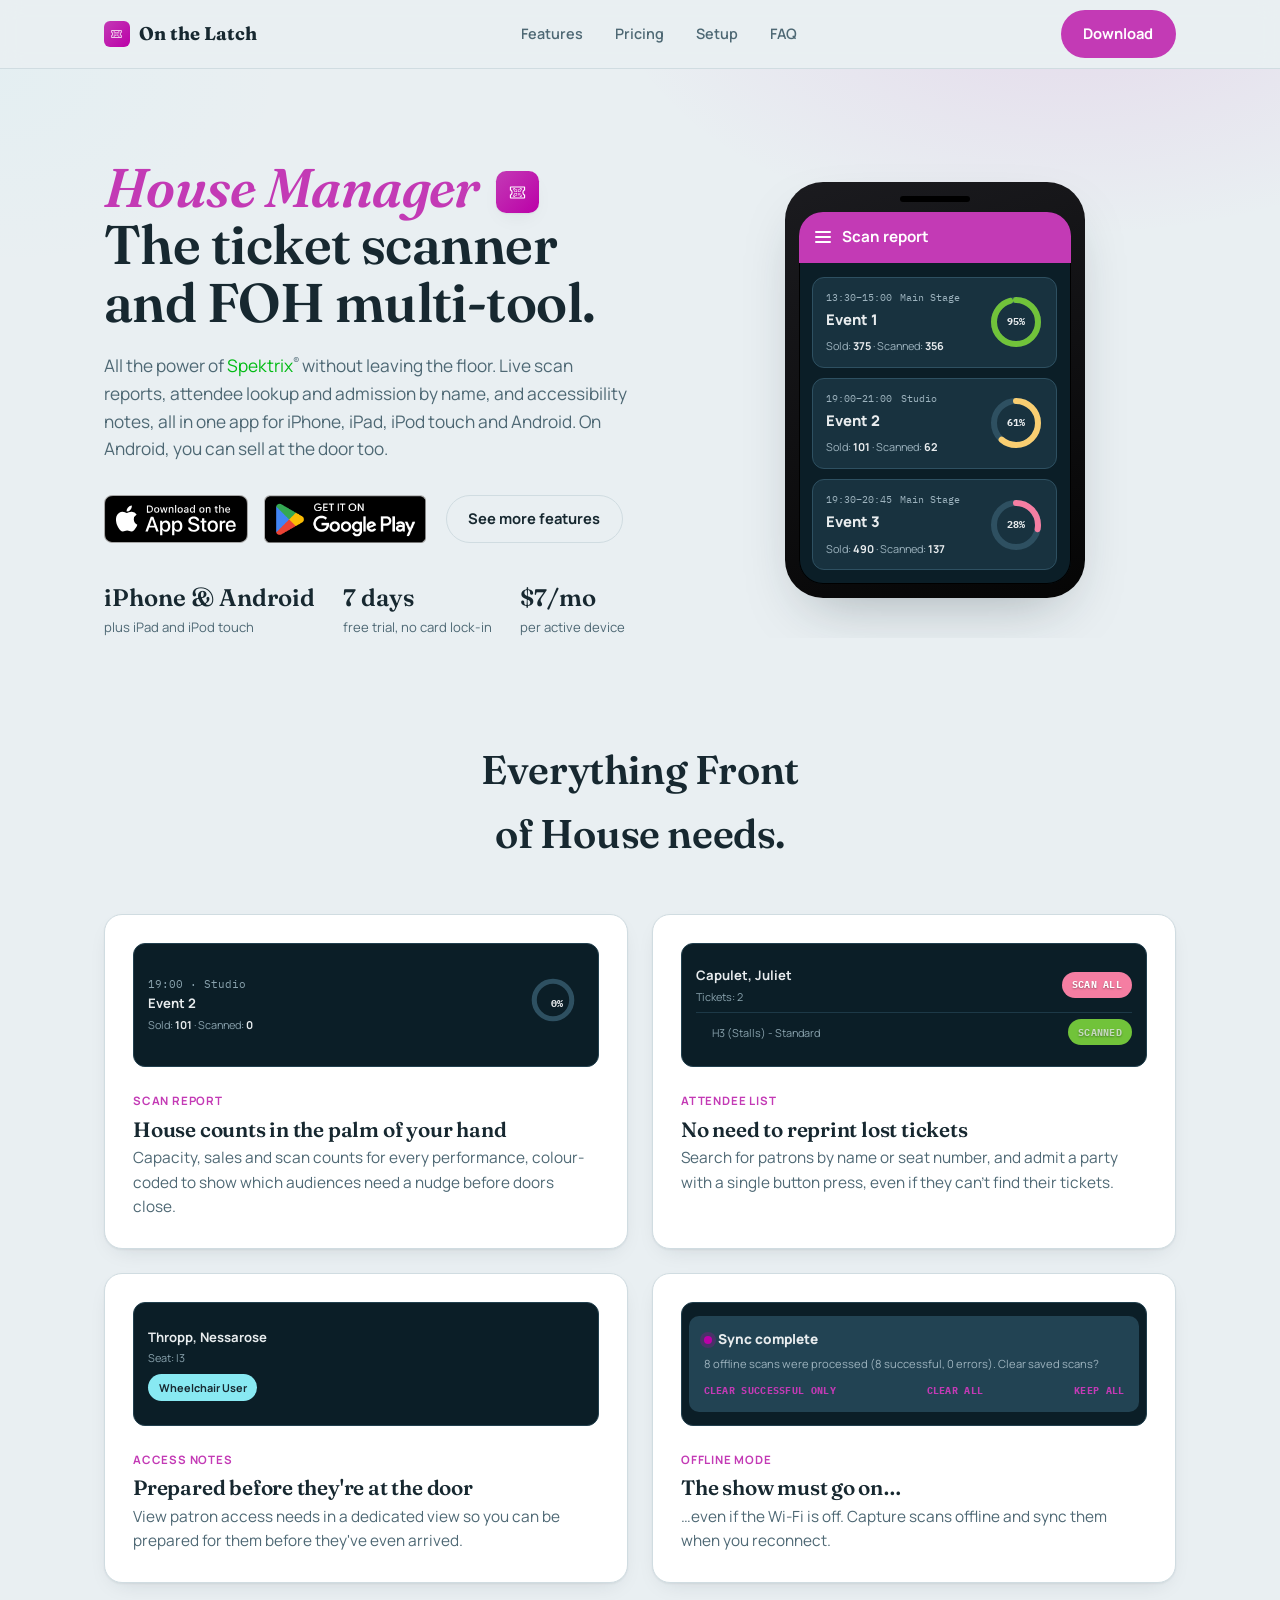
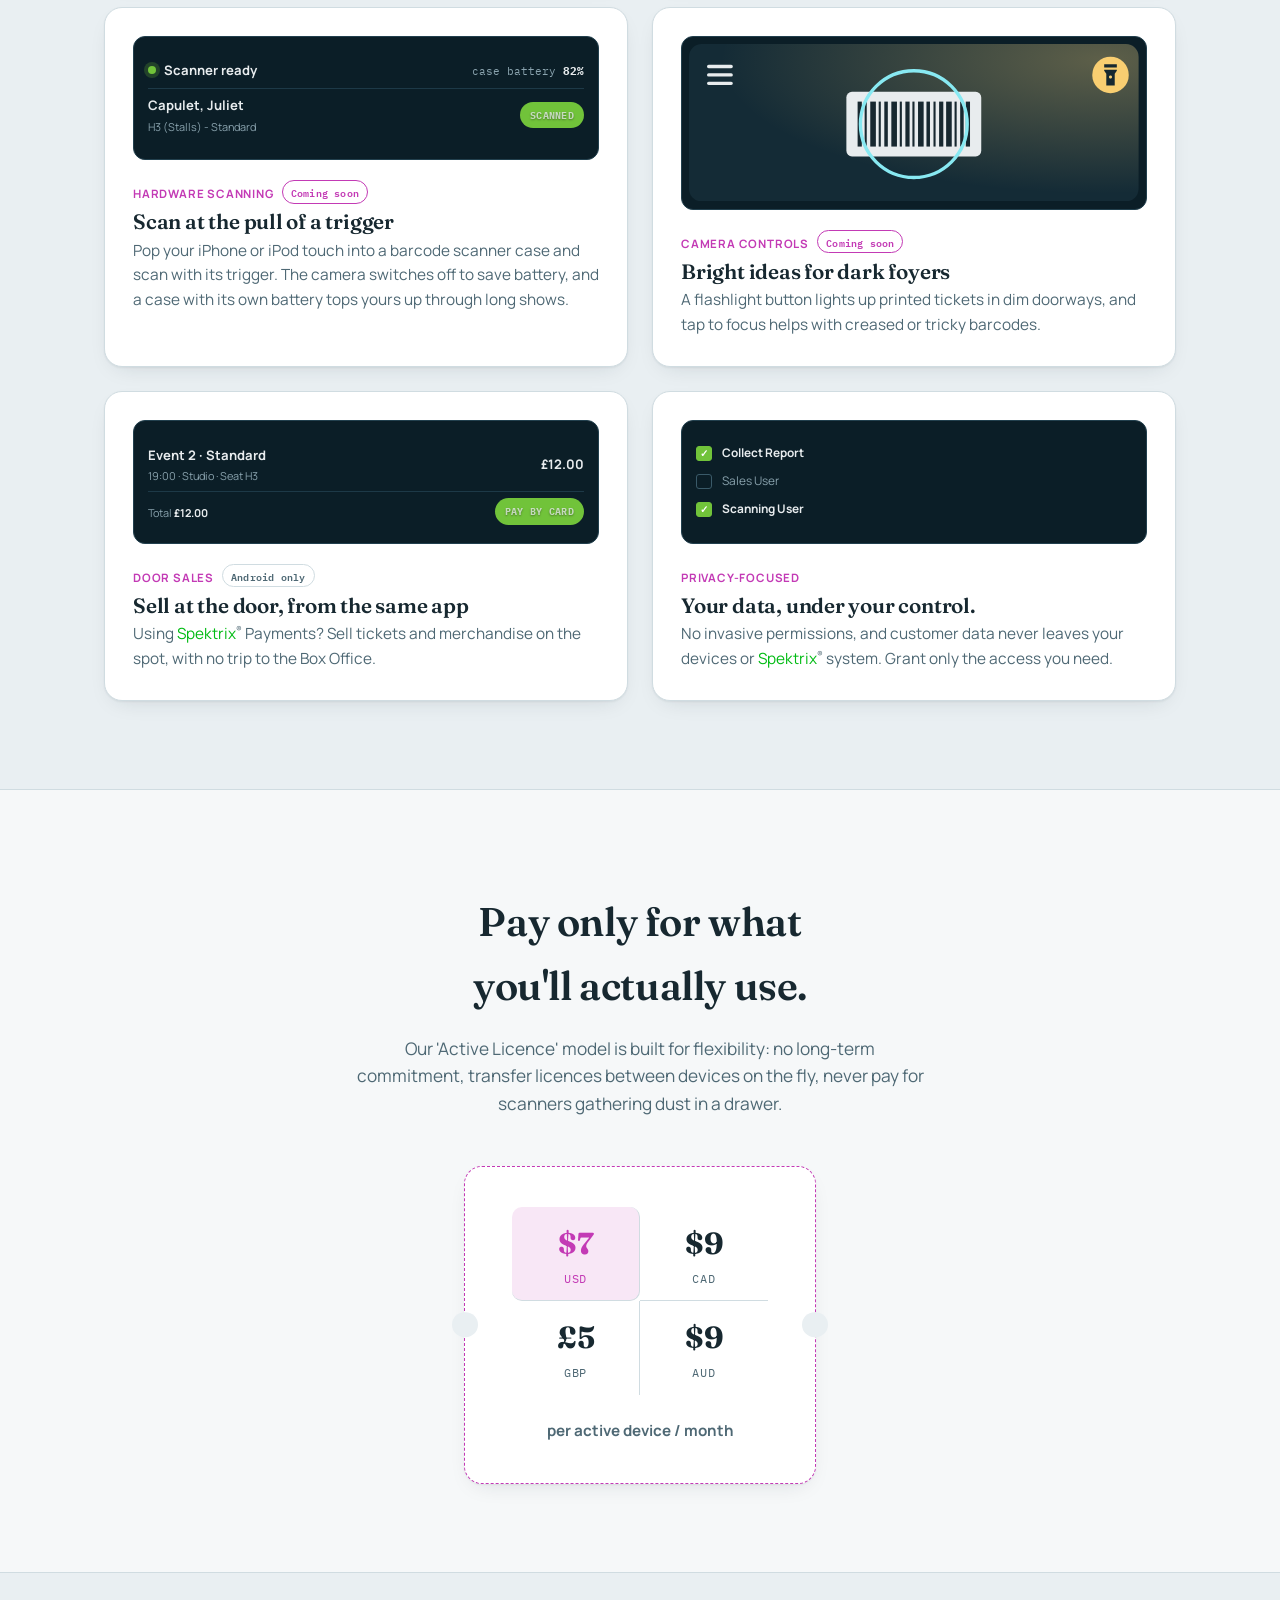
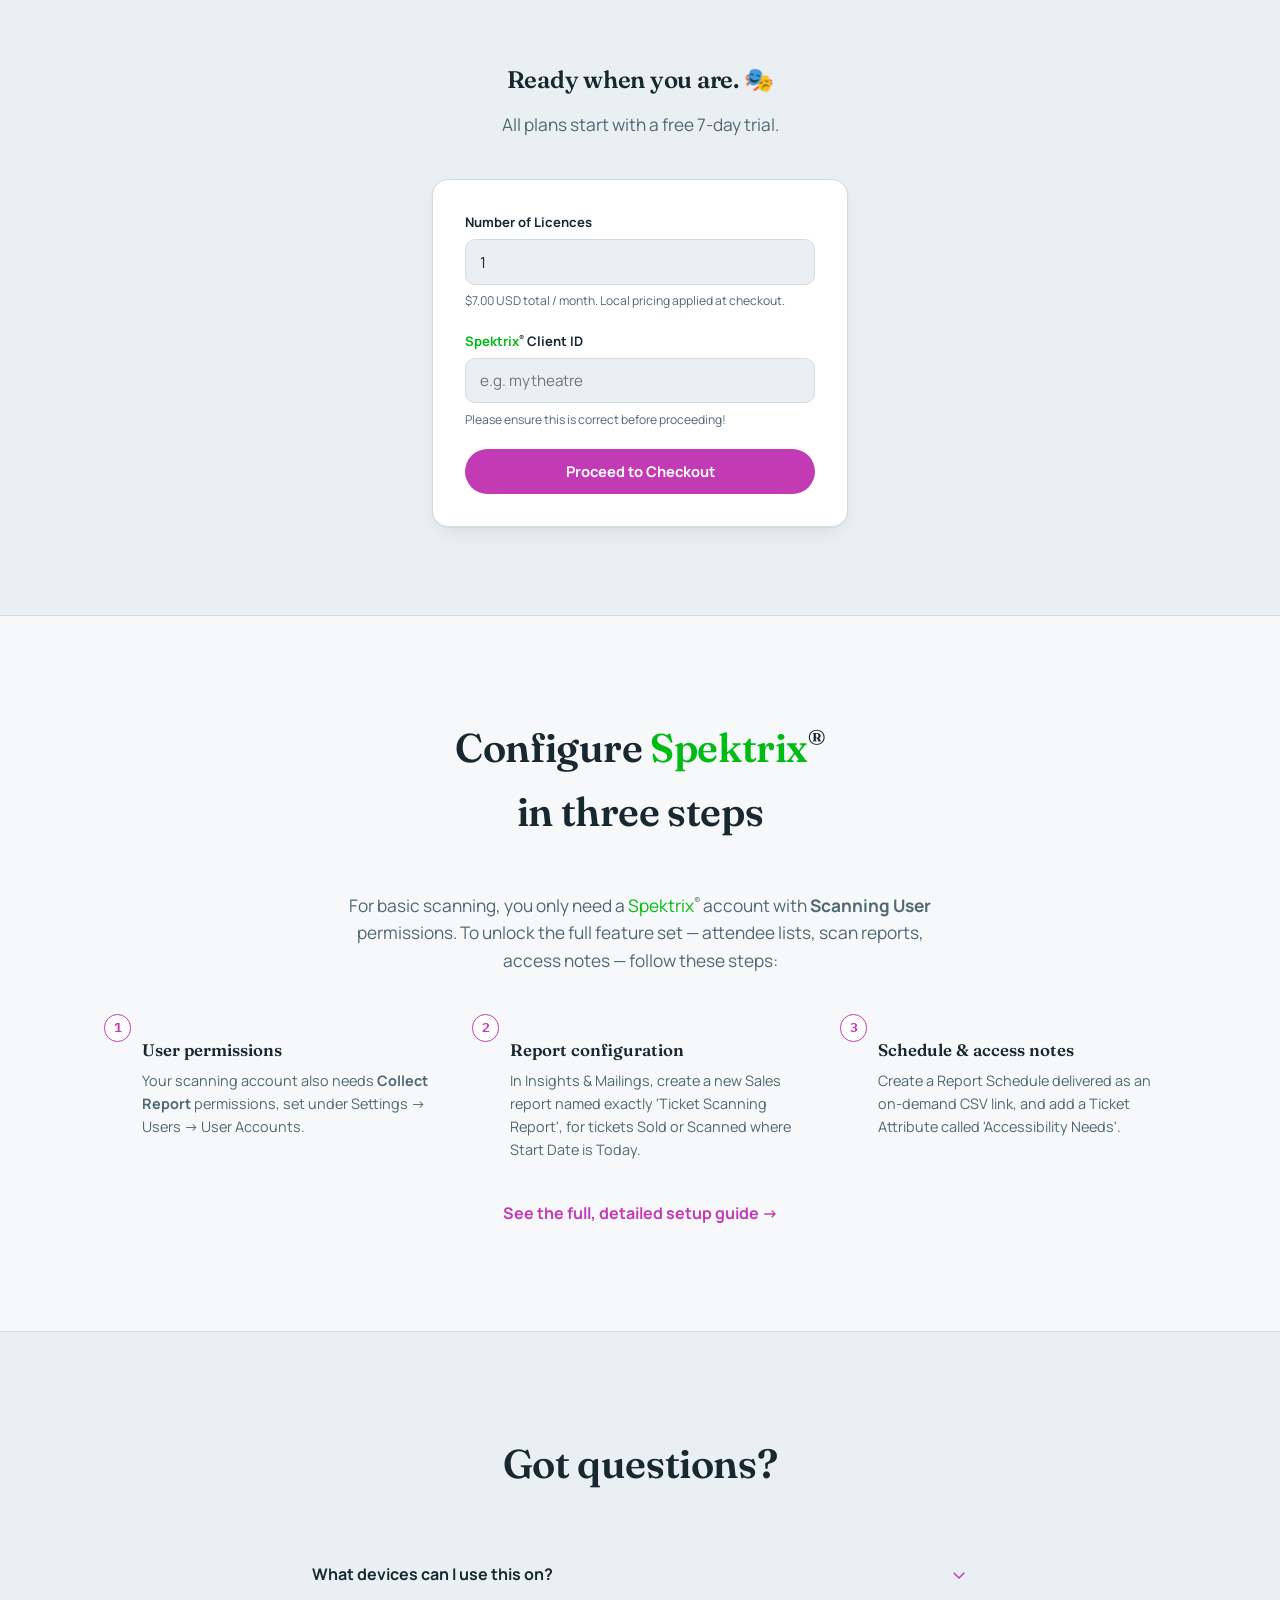
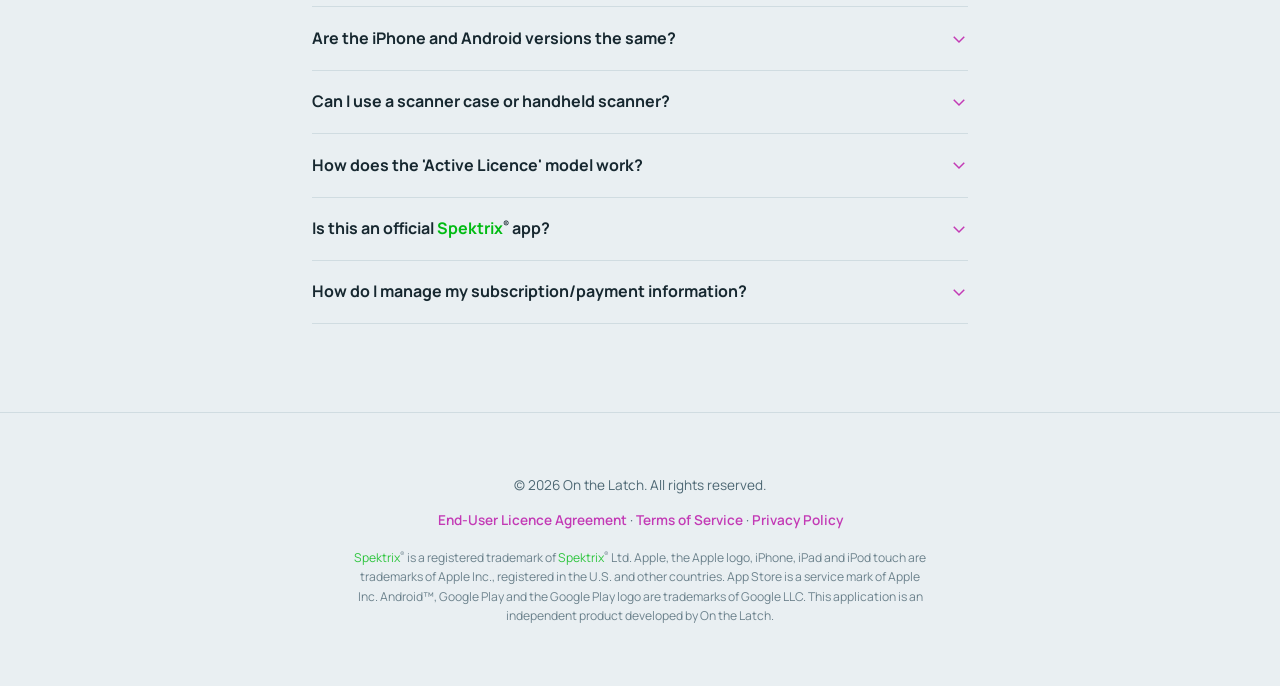
<file: index.html>
<!DOCTYPE html>
<html lang="en">
<head>
    <meta charset="UTF-8">
    <meta name="apple-itunes-app" content="app-id=6832857084">
    <meta name="viewport" content="width=device-width, initial-scale=1.0">
    <title>House Manager - the Spektrix®-Compatible FOH App</title>
    <meta name="description" content="A fast, affordable Spektrix®-compatible ticket scanner for iPhone, iPad, iPod touch and Android. Scan reports, attendee lookup, access notes, and offline scanning that syncs when you're back online.">

    <link rel="icon" type="image/svg+xml" href="favicon.svg">

    <link rel="preconnect" href="https://fonts.googleapis.com">
    <link rel="preconnect" href="https://fonts.gstatic.com" crossorigin>
    <link href="https://fonts.googleapis.com/css2?family=Fraunces:ital,opsz,wght@0,9..144,500;0,9..144,600;0,9..144,700;1,9..144,500&family=Manrope:wght@400;500;600;700;800&family=IBM+Plex+Mono:wght@400;500;600&display=swap" rel="stylesheet">
    <link rel="stylesheet" href="style.css">

    <style>
        section{ padding:5.5rem 0; }
        @media (max-width:720px){ section{ padding:3.5rem 0; } }
        p.lede{ color:var(--text-secondary); font-size:1.08rem; max-width:38rem; }

        /* ---------- Hero ---------- */
        .hero{ position:relative; overflow:hidden; padding-top:4.5rem; }
        .hero::before{
            content:""; position:absolute; inset:-20% -10% auto -10%; height:70%;
            background:
                radial-gradient(48rem 26rem at 78% 8%, color-mix(in srgb, var(--brand-secondary) calc(var(--hero-glow-a)*100%), transparent), transparent 60%),
                radial-gradient(30rem 20rem at 8% 30%, color-mix(in srgb, var(--accent-teal) calc(var(--hero-glow-b)*100%), transparent), transparent 60%);
            pointer-events:none;
        }
        .hero .wrap{ position:relative; display:grid; grid-template-columns:1.05fr .95fr; gap:3.5rem; align-items:center; }
        @media (max-width:900px){ .hero .wrap{ grid-template-columns:1fr; } }
        .hero h1{ font-size:clamp(2.35rem, 4.6vw, 3.4rem); line-height:1.06; margin:1.1rem 0 1.3rem; }
        .hero h1 em{ font-style:italic; color:var(--brand-secondary); }
        .hero-mark{
            display:inline-grid; place-items:center; width:.78em; height:.78em; margin-left:.3em;
            border-radius:24%; background:linear-gradient(135deg,var(--brand-secondary),var(--brand-primary));
            vertical-align:.03em; box-shadow:var(--shadow);
        }
        .hero-mark img{ width:60%; height:60%; }
        .hero-ctas{ display:flex; align-items:center; gap:1.25rem; margin-top:2rem; flex-wrap:wrap; }
        .hero-trust{ margin-top:2.25rem; display:flex; gap:1.75rem; flex-wrap:wrap; }
        .hero-trust div{ font-family:var(--font-body); font-size:.82rem; color:var(--text-secondary); }
        .hero-trust strong{ display:block; font-family:var(--font-display); font-size:1.5rem; color:var(--text-primary); font-weight:600; }

        /* ---------- Phone mockup ---------- */
        .phone-stage{ display:flex; justify-content:center; }
        .phone{
            width:min(300px, 78vw); border-radius:38px; padding:14px;
            background:linear-gradient(160deg,#1b1b1f,#050505);
            box-shadow:var(--shadow-lg);
            animation:float 5s ease-in-out infinite;
        }
        @media (prefers-reduced-motion:reduce){ .phone{ animation:none; } }
        @keyframes float{ 0%,100%{ transform:translateY(0);} 50%{ transform:translateY(-10px);} }
        .phone-notch{ width:70px; height:6px; border-radius:4px; background:#000; margin:0 auto 10px; }
        .phone-screen{ background:#0B1E27; border-radius:24px; overflow:hidden; font-family:var(--font-body); box-shadow:inset 0 0 0 1px #000; }
        .app-toolbar{ background:#C33AB5; color:#fff; padding:.85rem 1rem; display:flex; align-items:center; gap:.7rem; font-weight:700; font-size:.95rem; }
        .app-toolbar .ham span{ display:block; width:16px; height:2px; background:#fff; margin:3px 0; border-radius:1px; }
        .app-body{ padding:.85rem; display:flex; flex-direction:column; gap:.65rem; }
        .app-card{ background:#18323F; border:1px solid #2E5061; border-radius:12px; padding:.75rem .8rem; display:flex; align-items:center; justify-content:space-between; gap:.6rem; }
        .app-card .meta{ font-size:.62rem; color:#9DB3BE; display:flex; justify-content:space-between; gap:.5rem; font-family:var(--font-mono); }
        .app-card .title{ color:#E8ECEE; font-weight:800; font-size:.92rem; margin:.15rem 0 .35rem; }
        .app-card .stat{ font-size:.68rem; color:#9DB3BE; }
        .app-card .stat b{ color:#E8ECEE; font-weight:700; }
        .ring{ position:relative; width:54px; height:54px; flex:0 0 auto; }
        .ring svg{ transform:rotate(-90deg); }
        .ring .pct{ position:absolute; inset:0; display:grid; place-items:center; font-family:var(--font-mono); font-weight:700; font-size:.62rem; color:#E8ECEE; }

        /* ---------- Features ---------- */
        .section-head{ max-width:36rem; margin-bottom:3rem; }
        .section-head h2{ font-size:clamp(1.9rem,3.4vw,2.5rem); margin-top:.75rem; }
        .feature-grid{ display:grid; grid-template-columns:repeat(2,1fr); gap:1.5rem; }
        @media (max-width:760px){ .feature-grid{ grid-template-columns:1fr; } }
        .feature-card{ background:var(--bg-surface); border:1px solid var(--card-border); border-radius:18px; padding:1.75rem; display:flex; flex-direction:column; gap:1.25rem; box-shadow:var(--shadow); }
        .feature-card h3{ font-size:1.3rem; }
        .feature-card p{ color:var(--text-secondary); font-size:.96rem; margin:0; }
        .feature-tag{ font-family:var(--font-body); font-size:.72rem; letter-spacing:.07em; text-transform:uppercase; font-weight:700; color:var(--brand-secondary); }

        /* mini UI illustrations — always rendered in the app's dark theme regardless of site theme */
        .mini{ background:#0B1E27; border:1px solid #22404E; border-radius:12px; padding:.9rem; font-family:var(--font-body); }
        .feature-card .mini{ min-height:var(--mini-h); display:flex; flex-direction:column; justify-content:center; }
        .feature-card{ --mini-h:7.75rem; }
        .mini.mini-flush{ padding:.45rem; }
        .mini-row{ display:flex; align-items:center; justify-content:space-between; padding:.4rem 0; }
        .mini-row + .mini-row{ border-top:1px solid #1D3947; }
        .mini-name{ color:#E8ECEE; font-weight:700; font-size:.82rem; }
        .mini-sub{ color:#8AA3AE; font-size:.68rem; margin-top:.1rem; }
        .mini-sub b{ color:#E8ECEE; font-weight:700; }
        .pill{ font-family:var(--font-mono); font-weight:700; font-size:.6rem; letter-spacing:.03em; padding:.35rem .6rem; border-radius:999px; text-shadow:0 1px 2px rgba(0,0,0,.35); }
        .pill-red{ background:#F57EA2; color:#fff; }
        .pill-green{ background:#71C33A; color:rgba(232,236,238,.75); }
        .mini-check{ display:flex; align-items:center; gap:.65rem; padding:.28rem 0; color:#8AA3AE; font-size:.74rem; }
        .mini-check .box{ width:.95rem; height:.95rem; border-radius:3px; border:1.5px solid #3A5A69; flex:none; display:flex; align-items:center; justify-content:center; font-size:.65rem; line-height:1; color:#fff; }
        .mini-check.on{ color:#E8ECEE; font-weight:700; }
        .mini-check.on .box{ background:#71C33A; border-color:#71C33A; }
        .chip-teal{ align-self:flex-start; display:inline-block; background:#88E9F2; color:#172830; font-size:.68rem; font-weight:700; padding:.3rem .65rem; border-radius:999px; margin-top:.45rem; }
        .mini-dialog{ background:#224353; border-radius:10px; padding:.8rem .9rem; }
        .mini-dialog .dtitle{ color:#E8ECEE; font-weight:800; font-size:.85rem; }
        .mini-dialog .dbody{ color:#9DB3BE; font-size:.7rem; margin-top:.35rem; line-height:1.45; }
        .mini-dialog .dactions{ display:flex; justify-content:flex-end; gap:1rem; margin-top:.7rem; }
        .mini-dialog .dactions span{ font-family:var(--font-mono); font-size:.62rem; font-weight:700; color:#C33AB5; letter-spacing:.03em; }
        .mini-dialog .dactions.row{ flex-wrap:wrap; justify-content:space-between; gap:.5rem .6rem; }
        @media (max-width:480px){ .mini-dialog .dactions.row{ gap:.4rem; } .mini-dialog .dactions.row span{ font-size:.56rem; letter-spacing:0; } }
        .case-dot{ width:.5rem; height:.5rem; border-radius:50%; background:#71C33A; display:inline-block; margin-right:.45rem; box-shadow:0 0 0 4px rgba(113,195,58,.22); vertical-align:.08em; }
        .viewfinder{ display:block; width:100%; height:100%; min-height:calc(var(--mini-h) - .9rem); }
        .sync-dot{ width:.5rem; height:.5rem; border-radius:50%; background:#bb00a8; display:inline-block; margin-right:.4rem; box-shadow:0 0 0 4px rgba(187,0,168,.25); }

        /* ---------- Setup summary ---------- */
        .step-grid{ display:grid; grid-template-columns:repeat(3,1fr); gap:2rem; margin-top:2.5rem; }
        @media (max-width:760px){ .step-grid{ grid-template-columns:1fr; } }
        .step{ position:relative; padding-left:2.4rem; }
        .step .n{ position:absolute; left:0; top:0; width:1.7rem; height:1.7rem; border-radius:50%; background:var(--bg-surface); border:1.5px solid var(--brand-secondary); color:var(--brand-secondary); font-family:var(--font-mono); font-weight:700; font-size:.8rem; display:grid; place-items:center; }
        .step h4{ font-family:var(--font-display); font-size:1.05rem; margin-bottom:.35rem; font-weight:600; }
        .step p{ color:var(--text-secondary); font-size:.9rem; margin:0; }

        /* ---------- Pricing ---------- */
        .ticket{
            max-width:22rem; margin:0 auto; background:var(--bg-surface); border:1.5px dashed var(--brand-secondary); border-radius:18px;
            padding:2.5rem 2rem; text-align:center; position:relative; box-shadow:var(--shadow);
            display:block; text-decoration:none; color:inherit; cursor:pointer;
            transition:transform .15s ease, box-shadow .15s ease;
        }
        .ticket:hover{ transform:translateY(-3px); box-shadow:var(--shadow-lg); }
        .ticket::before,.ticket::after{ content:""; position:absolute; width:1.6rem; height:1.6rem; background:var(--bg-page); border-radius:50%; top:50%; transform:translateY(-50%); }
        .ticket::before{ left:-.8rem; }
        .ticket::after{ right:-.8rem; }
        .price-grid{ display:grid; grid-template-columns:1fr 1fr; max-width:16rem; margin:0 auto; }
        .price-cell{ display:flex; flex-direction:column; align-items:center; gap:.15rem; padding:.75rem; }
        .price-cell:nth-child(1),.price-cell:nth-child(2){ border-bottom:1px solid var(--divider); }
        .price-cell:nth-child(1),.price-cell:nth-child(3){ border-right:1px solid var(--divider); }
        .price-cell .amt{ font-family:var(--font-display); font-weight:700; font-size:1.9rem; color:var(--text-primary); }
        .price-cell .cur{ font-family:var(--font-mono); font-size:.72rem; color:var(--text-secondary); letter-spacing:.06em; }
        .price-cell--you{ border-radius:10px; background:color-mix(in srgb, var(--brand-secondary) 12%, transparent); }
        .price-cell--you .amt{ color:var(--brand-secondary); }
        .price-cell--you .cur{ color:var(--brand-secondary); }
        .price-caption{ font-weight:700; color:var(--text-secondary); font-size:.95rem; margin-top:1.5rem; }
        .hint{ font-size:.76rem; color:var(--text-secondary); margin-top:.4rem; }

        /* ---------- Purchase ---------- */
        .purchase-card{ max-width:26rem; margin:2.5rem auto 0; background:var(--bg-surface); border:1px solid var(--card-border); border-radius:16px; padding:2rem; box-shadow:var(--shadow); text-align:left; }
        label{ display:block; font-size:.82rem; font-weight:700; margin-bottom:.4rem; }
        input[type=number],input[type=text]{ width:100%; padding:.7rem .85rem; border-radius:10px; border:1px solid var(--card-border); background:var(--bg-page); color:var(--text-primary); font-family:var(--font-body); font-size:.95rem; }
        input:focus{ outline:2px solid var(--brand-secondary); outline-offset:1px; }
        .field{ margin-bottom:1.25rem; }
        .full{ width:100%; }
        #validation-error{ color:var(--status-red); font-size:.85rem; margin-top:1rem; text-align:center; }

        /* ---------- FAQ ---------- */
        .faq-item{ border-bottom:1px solid var(--divider); }
        .faq-q{ display:flex; justify-content:space-between; align-items:center; gap:1rem; padding:1.15rem 0; cursor:pointer; font-weight:700; font-size:1rem; }
        .faq-a{ max-height:0; overflow:hidden; transition:max-height .25s ease; color:var(--text-secondary); font-size:.92rem; }
        .faq-a > div{ padding-bottom:1.15rem; }
        .faq-icon{ transition:transform .2s; flex:0 0 auto; color:var(--brand-secondary); }
        .faq-item.open .faq-icon{ transform:rotate(180deg); }

        .hidden{ display:none; }
    </style>

    <script>
    document.addEventListener("DOMContentLoaded", () => {
        // Best-effort locale guess for display only — Paddle does the
        // authoritative IP-based currency detection at actual checkout.
        const CURRENCIES = {
            USD: { symbol: '$', rate: 7 },
            CAD: { symbol: '$', rate: 9 },
            GBP: { symbol: '£', rate: 5 },
            AUD: { symbol: '$', rate: 9 }
        };

        function detectCurrency() {
            try {
                const locale = new Intl.Locale(navigator.language || navigator.languages[0]);
                const region = (locale.maximize ? locale.maximize() : locale).region;
                if (region === 'CA') return 'CAD';
                if (region === 'AU') return 'AUD';
                if (region === 'GB') return 'GBP';
            } catch (e) {}
            return 'USD';
        }

        const detectedCurrency = detectCurrency();

        document.querySelectorAll('.price-cell').forEach((cell) => {
            if (cell.querySelector('.cur').textContent === detectedCurrency) {
                cell.classList.add('price-cell--you');
            }
        });

        const quantityInput = document.getElementById('quantity-input');
        const priceFeedback = document.getElementById('price-feedback');

        function updatePriceFeedback() {
            const quantity = parseInt(quantityInput.value) || 1;
            const { symbol, rate } = CURRENCIES[detectedCurrency];
            priceFeedback.textContent = `${symbol}${(rate * quantity).toFixed(2)} ${detectedCurrency} total / month. Local pricing applied at checkout.`;
        }

        if (quantityInput && priceFeedback) {
            updatePriceFeedback();
            quantityInput.addEventListener('input', updatePriceFeedback);
        }

        function waitForPaddle(callback) {
            const interval = setInterval(() => {
                if (window.Paddle && window.Paddle.Checkout) {
                    clearInterval(interval);
                    callback();
                }
            }, 100);
        }

        waitForPaddle(() => {
            Paddle.Initialize({
                token: 'live_4a63457984e3bbc1ca5781073fd'
            });

            const purchaseButton = document.getElementById('purchase-button');
            const clientIdInput = document.getElementById('client-id-input');
            const errorMsg = document.getElementById('validation-error');

            // The app removes spaces and lower-cases the client ID typed at
            // activation, then must match it to the licence. Clean it the same
            // way here, as it's typed, so the licence holds what the app checks.
            const cleanClientId = (text) => text.replace(/\s+/g, '').toLowerCase();
            if (clientIdInput) {
                clientIdInput.addEventListener('input', () => {
                    const cleaned = cleanClientId(clientIdInput.value);
                    if (cleaned === clientIdInput.value) return;
                    const caret = cleanClientId(clientIdInput.value.slice(0, clientIdInput.selectionStart)).length;
                    clientIdInput.value = cleaned;
                    clientIdInput.setSelectionRange(caret, caret);
                });
            }

            if (purchaseButton) {
                purchaseButton.addEventListener('click', () => {
                    const quantity = parseInt(quantityInput.value) || 1;
                    const clientId = cleanClientId(clientIdInput.value);

                    if (quantity < 1 || !clientId) {
                        errorMsg.classList.remove('hidden');
                        return;
                    }

                    errorMsg.classList.add('hidden');

                    const priceId = 'pri_01jyg0wrx10vs0xa2f6kadpfg3';

                    Paddle.Checkout.open({
                        items: [{
                            priceId: priceId,
                            quantity: quantity
                        }],
                        customData: {
                            spektrixClientId: clientId
                        }
                    });
                });
            }
        });

        const navToggle = document.getElementById('nav-toggle');
        const navMobile = document.getElementById('nav-mobile');
        if (navToggle) {
            navToggle.addEventListener('click', () => navMobile.classList.toggle('open'));
        }

        document.querySelectorAll('.faq-item').forEach(item => {
            const q = item.querySelector('.faq-q');
            const a = item.querySelector('.faq-a');
            q.addEventListener('click', () => {
                const open = item.classList.toggle('open');
                a.style.maxHeight = open ? a.scrollHeight + 'px' : null;
            });
        });
    });
    </script>
    <script src="https://cdn.paddle.com/paddle/v2/paddle.js"></script>
</head>
<body>

<nav class="nav">
    <div class="wrap">
        <a class="brand" href="index.html"><span class="brand-mark"><img src="app icon.svg" alt=""></span>On the Latch</a>
        <div class="nav-links">
            <a href="#features">Features</a>
            <a href="#pricing">Pricing</a>
            <a href="#setup">Setup</a>
            <a href="#faq">FAQ</a>
        </div>
        <a class="btn btn-filled nav-cta" href="#download">Download</a>
        <button class="nav-toggle" id="nav-toggle" aria-label="Toggle menu">
            <svg width="24" height="24" viewBox="0 0 24 24" fill="none" stroke="currentColor" stroke-width="2"><path stroke-linecap="round" stroke-linejoin="round" d="M4 6h16M4 12h16m-7 6h7"/></svg>
        </button>
    </div>
    <div class="nav-mobile" id="nav-mobile">
        <a href="#download">Download</a>
        <a href="#features">Features</a>
        <a href="#pricing">Pricing</a>
        <a href="#setup">Setup</a>
        <a href="#faq">FAQ</a>
    </div>
</nav>

<header class="hero">
    <div class="wrap">
        <div>
            <h1><em>House Manager</em><span class="hero-mark"><img src="app icon.svg" alt=""></span><br>The ticket scanner and FOH multi&#8209;tool.</h1>
            <p class="lede">All the power of <span class="spektrix-brand">Spektrix</span><span class="sup-tm">®</span> without leaving the floor. Live scan reports, attendee lookup and admission by name, and accessibility notes, all in one app for iPhone, iPad, iPod touch and Android. On Android, you can sell at the door too.</p>
            <div class="hero-ctas">
                <div class="store-badges" id="download">
                    <a href="https://apps.apple.com/us/app/house-manager-the-foh-app/id6832857084" target="_blank" rel="noopener"><img src="appstore-badge.svg" alt="Download on the App Store" width="144" height="48"></a>
                    <a href="https://play.google.com/store/apps/details?id=com.onthelatch.ticketscanner" target="_blank" rel="noopener"><img src="googleplaybutton.png" alt="Get it on Google Play" width="162" height="48"></a>
                </div>
                <a href="#features" class="btn btn-outline">See more features</a>
            </div>
            <div class="hero-trust">
                <div><strong>iPhone &amp; Android</strong>plus iPad and iPod touch</div>
                <div><strong>7 days</strong>free trial, no card lock-in</div>
                <div><strong>$7/mo</strong>per active device</div>
            </div>
        </div>
        <div class="phone-stage">
            <div class="phone">
                <div class="phone-notch"></div>
                <div class="phone-screen">
                    <div class="app-toolbar"><span class="ham"><span></span><span></span><span></span></span> Scan report</div>
                    <div class="app-body">
                        <div class="app-card">
                            <div>
                                <div class="meta"><span>13:30–15:00</span><span>Main Stage</span></div>
                                <div class="title">Event 1</div>
                                <div class="stat">Sold: <b>375</b> · Scanned: <b>356</b></div>
                            </div>
                            <div class="ring">
                                <svg width="54" height="54" viewbox="0 0 54 54">
                                    <circle cx="27" cy="27" r="22" fill="none" stroke="#2E5061" stroke-width="6"></circle>
                                    <circle cx="27" cy="27" r="22" fill="none" stroke="#71C33A" stroke-width="6" stroke-linecap="round" stroke-dasharray="138.2" stroke-dashoffset="6.9"></circle>
                                </svg>
                                <div class="pct">95%</div>
                            </div>
                        </div>
                        <div class="app-card">
                            <div>
                                <div class="meta"><span>19:00–21:00</span><span>Studio</span></div>
                                <div class="title">Event 2</div>
                                <div class="stat">Sold: <b>101</b> · Scanned: <b>62</b></div>
                            </div>
                            <div class="ring">
                                <svg width="54" height="54" viewbox="0 0 54 54">
                                    <circle cx="27" cy="27" r="22" fill="none" stroke="#2E5061" stroke-width="6"></circle>
                                    <circle cx="27" cy="27" r="22" fill="none" stroke="#F9CE71" stroke-width="6" stroke-linecap="round" stroke-dasharray="138.2" stroke-dashoffset="53.9"></circle>
                                </svg>
                                <div class="pct">61%</div>
                            </div>
                        </div>
                        <div class="app-card">
                            <div>
                                <div class="meta"><span>19:30–20:45</span><span>Main Stage</span></div>
                                <div class="title">Event 3</div>
                                <div class="stat">Sold: <b>490</b> · Scanned: <b>137</b></div>
                            </div>
                            <div class="ring">
                                <svg width="54" height="54" viewbox="0 0 54 54">
                                    <circle cx="27" cy="27" r="22" fill="none" stroke="#2E5061" stroke-width="6"></circle>
                                    <circle cx="27" cy="27" r="22" fill="none" stroke="#F57EA2" stroke-width="6" stroke-linecap="round" stroke-dasharray="138.2" stroke-dashoffset="99.5"></circle>
                                </svg>
                                <div class="pct">28%</div>
                            </div>
                        </div>
                    </div>
                </div>
            </div>
        </div>
    </div>
</header>

<section id="features">
    <div class="wrap">
        <div class="section-head" style="margin-inline:auto; text-align:center;">
            <h2>Everything Front of House needs.</h2>
        </div>

        <div class="feature-grid">
            <div class="feature-card">
                <div class="mini">
                    <div class="mini-row" style="border:none;padding-bottom:.6rem;">
                        <div>
                            <div class="mini-sub" style="font-family:var(--font-mono)">19:00 · Studio</div>
                            <div class="mini-name">Event 2</div>
                            <div class="mini-sub">Sold: <b>101</b> · Scanned: <b id="scan-ring-scanned">62</b></div>
                        </div>
                        <div class="ring">
                            <svg width="46" height="46" viewbox="0 0 54 54">
                                <circle cx="27" cy="27" r="22" fill="none" stroke="#2E5061" stroke-width="6"></circle>
                                <circle id="scan-ring-arc" cx="27" cy="27" r="22" fill="none" stroke="#F9CE71" stroke-width="6" stroke-linecap="round" stroke-dasharray="138.2" stroke-dashoffset="53.9"></circle>
                            </svg>
                            <div class="pct" id="scan-ring-pct">61%</div>
                        </div>
                    </div>
                </div>
                <div>
                    <span class="feature-tag">Scan report</span>
                    <h3>House counts in the palm of your hand</h3>
                    <p>Capacity, sales and scan counts for every performance, colour-coded to show which audiences need a nudge before doors close.</p>
                </div>
            </div>

            <div class="feature-card">
                <div class="mini">
                    <div class="mini-row">
                        <div><div class="mini-name">Capulet, Juliet</div><div class="mini-sub">Tickets: 2</div></div>
                        <span class="pill pill-red">SCAN ALL</span>
                    </div>
                    <div class="mini-row">
                        <div class="mini-sub" style="padding-left:1rem">H3 (Stalls) - Standard</div>
                        <span class="pill pill-green">SCANNED</span>
                    </div>
                </div>
                <div>
                    <span class="feature-tag">Attendee list</span>
                    <h3>No need to reprint lost tickets</h3>
                    <p>Search for patrons by name or seat number, and admit a party with a single button press, even if they can't find their tickets.</p>
                </div>
            </div>

            <div class="feature-card">
                <div class="mini">
                    <div class="mini-name">Thropp, Nessarose</div>
                    <div class="mini-sub">Seat: I3</div>
                    <span class="chip-teal">Wheelchair User</span>
                </div>
                <div>
                    <span class="feature-tag">Access notes</span>
                    <h3>Prepared before they're at the door</h3>
                    <p>View patron access needs in a dedicated view so you can be prepared for them before they've even arrived.</p>
                </div>
            </div>

            <div class="feature-card">
                <div class="mini mini-flush">
                    <div class="mini-dialog">
                        <div class="dtitle"><span class="sync-dot"></span>Sync complete</div>
                        <div class="dbody">8 offline scans were processed (8 successful, 0 errors). Clear saved scans?</div>
                        <div class="dactions row"><span>CLEAR SUCCESSFUL ONLY</span><span>CLEAR ALL</span><span>KEEP ALL</span></div>
                    </div>
                </div>
                <div>
                    <span class="feature-tag">Offline mode</span>
                    <h3>The show must go on&hellip;</h3>
                    <p>&hellip;even if the Wi-Fi is off. Capture scans offline and sync them when you reconnect.</p>
                </div>
            </div>

            <div class="feature-card">
                <div class="mini">
                    <div class="mini-row">
                        <div class="mini-name"><span class="case-dot"></span>Scanner ready</div>
                        <div class="mini-sub" style="font-family:var(--font-mono)">case battery <b>82%</b></div>
                    </div>
                    <div class="mini-row">
                        <div><div class="mini-name">Capulet, Juliet</div><div class="mini-sub">H3 (Stalls) - Standard</div></div>
                        <span class="pill pill-green">SCANNED</span>
                    </div>
                </div>
                <div>
                    <span class="feature-tag">Hardware scanning</span><span class="platform-chip soon">Coming soon</span>
                    <h3>Scan at the pull of a trigger</h3>
                    <p>Pop your iPhone or iPod touch into a barcode scanner case and scan with its trigger. The camera switches off to save battery, and a case with its own battery tops yours up through long shows.</p>
                </div>
            </div>

            <div class="feature-card">
                <div class="mini mini-flush">
                    <svg class="viewfinder" viewBox="0 0 320 112" role="img" aria-label="The camera view, with the menu button, a lit flashlight button and a focus ring around a ticket's barcode">
                        <defs>
                            <radialGradient id="vf-light" cx="92%" cy="10%" r="85%">
                                <stop offset="0" stop-color="#F9CE71" stop-opacity=".32"/>
                                <stop offset="1" stop-color="#F9CE71" stop-opacity="0"/>
                            </radialGradient>
                        </defs>
                        <rect width="320" height="112" rx="9" fill="#142B36"/>
                        <rect width="320" height="112" rx="9" fill="url(#vf-light)"/>
                        <g stroke="#E8ECEE" stroke-width="2.4" stroke-linecap="round"><path d="M14 16h16M14 22h16M14 28h16"/></g>
                        <circle cx="300" cy="22" r="13" fill="#F9CE71"/>
                        <path transform="translate(291 13) scale(.75)" d="M6 2h12v3H6zm0 5v1l2 3v11h8V11l2-3V7H6zm6 8.5c-.83 0-1.5-.67-1.5-1.5s.67-1.5 1.5-1.5 1.5.67 1.5 1.5-.67 1.5-1.5 1.5z" fill="#172830"/>
                        <rect x="112" y="34" width="96" height="46" rx="4" fill="#E8ECEE"/>
                        <g fill="#172830"><rect x="120" y="41" width="3" height="32"/><rect x="125" y="41" width="1.5" height="32"/><rect x="129" y="41" width="4" height="32"/><rect x="135" y="41" width="1.5" height="32"/><rect x="139" y="41" width="2.5" height="32"/><rect x="144" y="41" width="4" height="32"/><rect x="150" y="41" width="1.5" height="32"/><rect x="154" y="41" width="3" height="32"/><rect x="159" y="41" width="1.5" height="32"/><rect x="163" y="41" width="4" height="32"/><rect x="169" y="41" width="2.5" height="32"/><rect x="174" y="41" width="1.5" height="32"/><rect x="178" y="41" width="3" height="32"/><rect x="183" y="41" width="4" height="32"/><rect x="189" y="41" width="1.5" height="32"/><rect x="193" y="41" width="2.5" height="32"/><rect x="197" y="41" width="3" height="32"/></g>
                        <circle cx="160" cy="57" r="38" fill="none" stroke="#88E9F2" stroke-width="2.4"/>
                    </svg>
                </div>
                <div>
                    <span class="feature-tag">Camera controls</span><span class="platform-chip soon">Coming soon</span>
                    <h3>Bright ideas for dark foyers</h3>
                    <p>A flashlight button lights up printed tickets in dim doorways, and tap to focus helps with creased or tricky barcodes.</p>
                </div>
            </div>

            <div class="feature-card">
                <div class="mini">
                    <div class="mini-row">
                        <div><div class="mini-name">Event 2 · Standard</div><div class="mini-sub">19:00 · Studio · Seat H3</div></div>
                        <div class="mini-name">£12.00</div>
                    </div>
                    <div class="mini-row" style="padding-bottom:0;">
                        <div class="mini-sub">Total <b>£12.00</b></div>
                        <span class="pill pill-green">PAY BY CARD</span>
                    </div>
                </div>
                <div>
                    <span class="feature-tag">Door sales</span><span class="platform-chip">Android only</span>
                    <h3>Sell at the door, from the same app</h3>
                    <p>Using <span class="spektrix-brand">Spektrix</span><span class="sup-tm">®</span> Payments? Sell tickets and merchandise on the spot, with no trip to the Box Office.</p>
                </div>
            </div>

            <div class="feature-card">
                <div class="mini">
                    <div class="mini-check on"><span class="box">&#10003;</span>Collect Report</div>
                    <div class="mini-check"><span class="box"></span>Sales User</div>
                    <div class="mini-check on"><span class="box">&#10003;</span>Scanning User</div>
                </div>
                <div>
                    <span class="feature-tag">Privacy-focused</span>
                    <h3>Your data, under your control.</h3>
                    <p>No invasive permissions, and customer data never leaves your devices or <span class="spektrix-brand">Spektrix</span><span class="sup-tm">®</span> system. Grant only the access you need.</p>
                </div>
            </div>
        </div>
    </div>
</section>

<section id="pricing" style="background:var(--bg-surface-raised); border-top:1px solid var(--divider); border-bottom:1px solid var(--divider);">
    <div class="wrap" style="text-align:center;">
        <div class="section-head" style="margin-inline:auto; text-align:center;">
            <h2>Pay only for what you'll actually use.</h2>
            <p class="lede" style="margin-inline:auto;">Our 'Active Licence' model is built for flexibility: no long-term commitment, transfer licences between devices on the fly, never pay for scanners gathering dust in a drawer.</p>
        </div>
        <a href="#purchase" class="ticket">
            <div class="price-grid">
                <div class="price-cell"><span class="amt">$7</span><span class="cur">USD</span></div>
                <div class="price-cell"><span class="amt">$9</span><span class="cur">CAD</span></div>
                <div class="price-cell"><span class="amt">£5</span><span class="cur">GBP</span></div>
                <div class="price-cell"><span class="amt">$9</span><span class="cur">AUD</span></div>
            </div>
            <div class="price-caption">per active device / month</div>
        </a>
    </div>
</section>

<section id="purchase">
    <div class="wrap" style="text-align:center;">
        <h2>Ready when you are. 🎭</h2>
        <p class="lede" style="margin-inline:auto; margin-top:.75rem;">All plans start with a free 7-day trial.</p>
        <div class="purchase-card">
            <div class="field">
                <label for="quantity-input">Number of Licences</label>
                <input type="number" id="quantity-input" value="1" min="1" required>
                <p class="hint" id="price-feedback">$7.00 USD total / month. Local pricing applied at checkout.</p>
            </div>
            <div class="field">
                <label for="client-id-input"><span class="spektrix-brand">Spektrix</span><span class="sup-tm">®</span> Client ID</label>
                <input type="text" id="client-id-input" placeholder="e.g. mytheatre" autocapitalize="none" autocorrect="off" spellcheck="false" required>
                <p class="hint">Please ensure this is correct before proceeding!</p>
            </div>
            <button id="purchase-button" class="btn btn-filled full">Proceed to Checkout</button>
            <p id="validation-error" class="hidden">Please fill in all fields.</p>
        </div>
    </div>
</section>

<section id="setup" style="background:var(--bg-surface-raised); border-top:1px solid var(--divider); border-bottom:1px solid var(--divider);">
    <div class="wrap">
        <div class="section-head" style="margin-inline:auto; text-align:center;">
            <h2>Configure <span class="spektrix-brand">Spektrix</span><span class="sup-tm">®</span> in three steps</h2>
        </div>
        <p class="lede" style="margin-inline:auto; text-align:center; max-width:38rem;">For basic scanning, you only need a <span class="spektrix-brand">Spektrix</span><span class="sup-tm">®</span> account with <strong>Scanning User</strong> permissions. To unlock the full feature set — attendee lists, scan reports, access notes — follow these steps:</p>
        <div class="step-grid">
            <div class="step"><div class="n">1</div><h4>User permissions</h4><p>Your scanning account also needs <strong>Collect Report</strong> permissions, set under Settings → Users → User Accounts.</p></div>
            <div class="step"><div class="n">2</div><h4>Report configuration</h4><p>In Insights &amp; Mailings, create a new Sales report named exactly 'Ticket Scanning Report', for tickets Sold or Scanned where Start Date is Today.</p></div>
            <div class="step"><div class="n">3</div><h4>Schedule &amp; access notes</h4><p>Create a Report Schedule delivered as an on-demand CSV link, and add a Ticket Attribute called 'Accessibility Needs'.</p></div>
        </div>
        <p style="text-align:center; margin-top:2.5rem;"><a href="setup.html" class="btn-text">See the full, detailed setup guide →</a></p>
    </div>
</section>

<section id="faq">
    <div class="wrap" style="max-width:44rem;">
        <div class="section-head" style="margin-inline:auto; text-align:center;">
            <h2>Got questions?</h2>
        </div>
        <div class="faq-list">
            <div class="faq-item">
                <div class="faq-q"><span>What devices can I use this on?</span><svg class="faq-icon" width="18" height="18" viewBox="0 0 24 24" fill="none" stroke="currentColor" stroke-width="2"><path d="M19 9l-7 7-7-7"/></svg></div>
                <div class="faq-a"><div>House Manager is available for iPhone, iPad and iPod touch running iOS or iPadOS 15 or later, and for Android™ phones and tablets. It scans tickets with the device's built-in camera. iPhones, iPads, iPod touches and Android devices can all share the same licence.</div></div>
            </div>
            <div class="faq-item">
                <div class="faq-q"><span>Are the iPhone and Android versions the same?</span><svg class="faq-icon" width="18" height="18" viewBox="0 0 24 24" fill="none" stroke="currentColor" stroke-width="2"><path d="M19 9l-7 7-7-7"/></svg></div>
                <div class="faq-a"><div>Almost. Both have the Scanner, Offline Mode, the Scan Report, the Attendee List and Access Notes. Door Sales is in the Android app only for now.</div></div>
            </div>
            <div class="faq-item">
                <div class="faq-q"><span>Can I use a scanner case or handheld scanner?</span><svg class="faq-icon" width="18" height="18" viewBox="0 0 24 24" fill="none" stroke="currentColor" stroke-width="2"><path d="M19 9l-7 7-7-7"/></svg></div>
                <div class="faq-a"><div>Coming soon! We're adding support for barcode scanner cases, sometimes called sleds, on iPhone and iPod touch, and for handheld scanners on Android. With a scanner case, your team will scan with the case's trigger; the camera switches off to save battery, and a case with its own battery tops up your device as you go. If you'd like to use one, <a href="mailto:dev@onthelat.ch">email us</a> its make and model, and we'll let you know when it's ready.</div></div>
            </div>
            <div class="faq-item">
                <div class="faq-q"><span>How does the 'Active Licence' model work?</span><svg class="faq-icon" width="18" height="18" viewBox="0 0 24 24" fill="none" stroke="currentColor" stroke-width="2"><path d="M19 9l-7 7-7-7"/></svg></div>
                <div class="faq-a"><div>It's simple! You just pay for each device that you need <em>actively logged in</em> at the same time. If you log out on one device and log in on another, that's covered by a single licence. It's perfect for having backup devices without paying extra.</div></div>
            </div>
            <div class="faq-item">
                <div class="faq-q"><span>Is this an official <span class="spektrix-brand">Spektrix</span><span class="sup-tm">®</span> app?</span><svg class="faq-icon" width="18" height="18" viewBox="0 0 24 24" fill="none" stroke="currentColor" stroke-width="2"><path d="M19 9l-7 7-7-7"/></svg></div>
                <div class="faq-a"><div>No, this application is an independent product developed by On the Latch. While it is fully compatible with your existing <span class="spektrix-brand">Spektrix</span><span class="sup-tm">®</span> system, it is not affiliated with, endorsed by, or authorized by <span class="spektrix-brand">Spektrix</span><span class="sup-tm">®</span> Ltd.</div></div>
            </div>
            <div class="faq-item">
                <div class="faq-q"><span>How do I manage my subscription/payment information?</span><svg class="faq-icon" width="18" height="18" viewBox="0 0 24 24" fill="none" stroke="currentColor" stroke-width="2"><path d="M19 9l-7 7-7-7"/></svg></div>
                <div class="faq-a"><div>Your subscription and payment information is all handled by Paddle. <a href="https://customer-portal.paddle.com/cpl_01jy537nhn85n2rbe4ymhv8hkq">Click here</a> to access your account, or follow the links in your payment confirmation emails! If you need to increase or decrease the number of licences you have, please <a href="mailto:dev@onthelat.ch">contact us</a> directly.</div></div>
            </div>
        </div>
    </div>
</section>

<footer>
    <div class="wrap">
        <p>&copy; 2026 On the Latch. All rights reserved.</p>
        <p style="margin-top:.75rem;"><a href="eula.html">End-User Licence Agreement</a> · <a href="terms.html">Terms of Service</a> · <a href="privacy.html">Privacy Policy</a></p>
        <p class="legal-fineprint"><span class="spektrix-brand">Spektrix</span><span class="sup-tm">®</span> is a registered trademark of <span class="spektrix-brand">Spektrix</span><span class="sup-tm">®</span> Ltd. Apple, the Apple logo, iPhone, iPad and iPod touch are trademarks of Apple Inc., registered in the U.S. and other countries. App Store is a service mark of Apple Inc. Android™, Google Play and the Google Play logo are trademarks of Google LLC. This application is an independent product developed by On the Latch.</p>
    </div>
</footer>

    <script>
    // Scan report card: the ring fills from 0% to 100% as it travels up the screen,
    // using the app's own colour steps (red <25, orange <50, yellow <75, green).
    (function () {
        var arc = document.getElementById('scan-ring-arc');
        var pct = document.getElementById('scan-ring-pct');
        var scanned = document.getElementById('scan-ring-scanned');
        if (!arc || !pct || !scanned) return;
        if (window.matchMedia && window.matchMedia('(prefers-reduced-motion: reduce)').matches) return;
        var CIRC = 138.2, SOLD = 101, ticking = false;
        function colour(p) { return p < 25 ? '#F57EA2' : p < 50 ? '#F5A17D' : p < 75 ? '#F9CE71' : '#71C33A'; }
        function update() {
            ticking = false;
            var r = arc.getBoundingClientRect();
            var vh = window.innerHeight || document.documentElement.clientHeight;
            var centre = r.top + r.height / 2;
            // 0% as the ring enters at the bottom, 100% as it reaches the top (below the nav bar).
            var start = vh - 24, end = 110;
            var t = Math.min(1, Math.max(0, (start - centre) / (start - end)));
            var n = Math.round(SOLD * t);
            var p = Math.round(n / SOLD * 100);
            arc.setAttribute('stroke-dashoffset', (CIRC * (1 - n / SOLD)).toFixed(1));
            arc.setAttribute('stroke', colour(p));
            pct.textContent = p + '%';
            scanned.textContent = n;
        }
        function onScroll() { if (!ticking) { ticking = true; requestAnimationFrame(update); } }
        window.addEventListener('scroll', onScroll, { passive: true });
        window.addEventListener('resize', onScroll);
        update();
    })();
    </script>
</body>
</html>
</file>
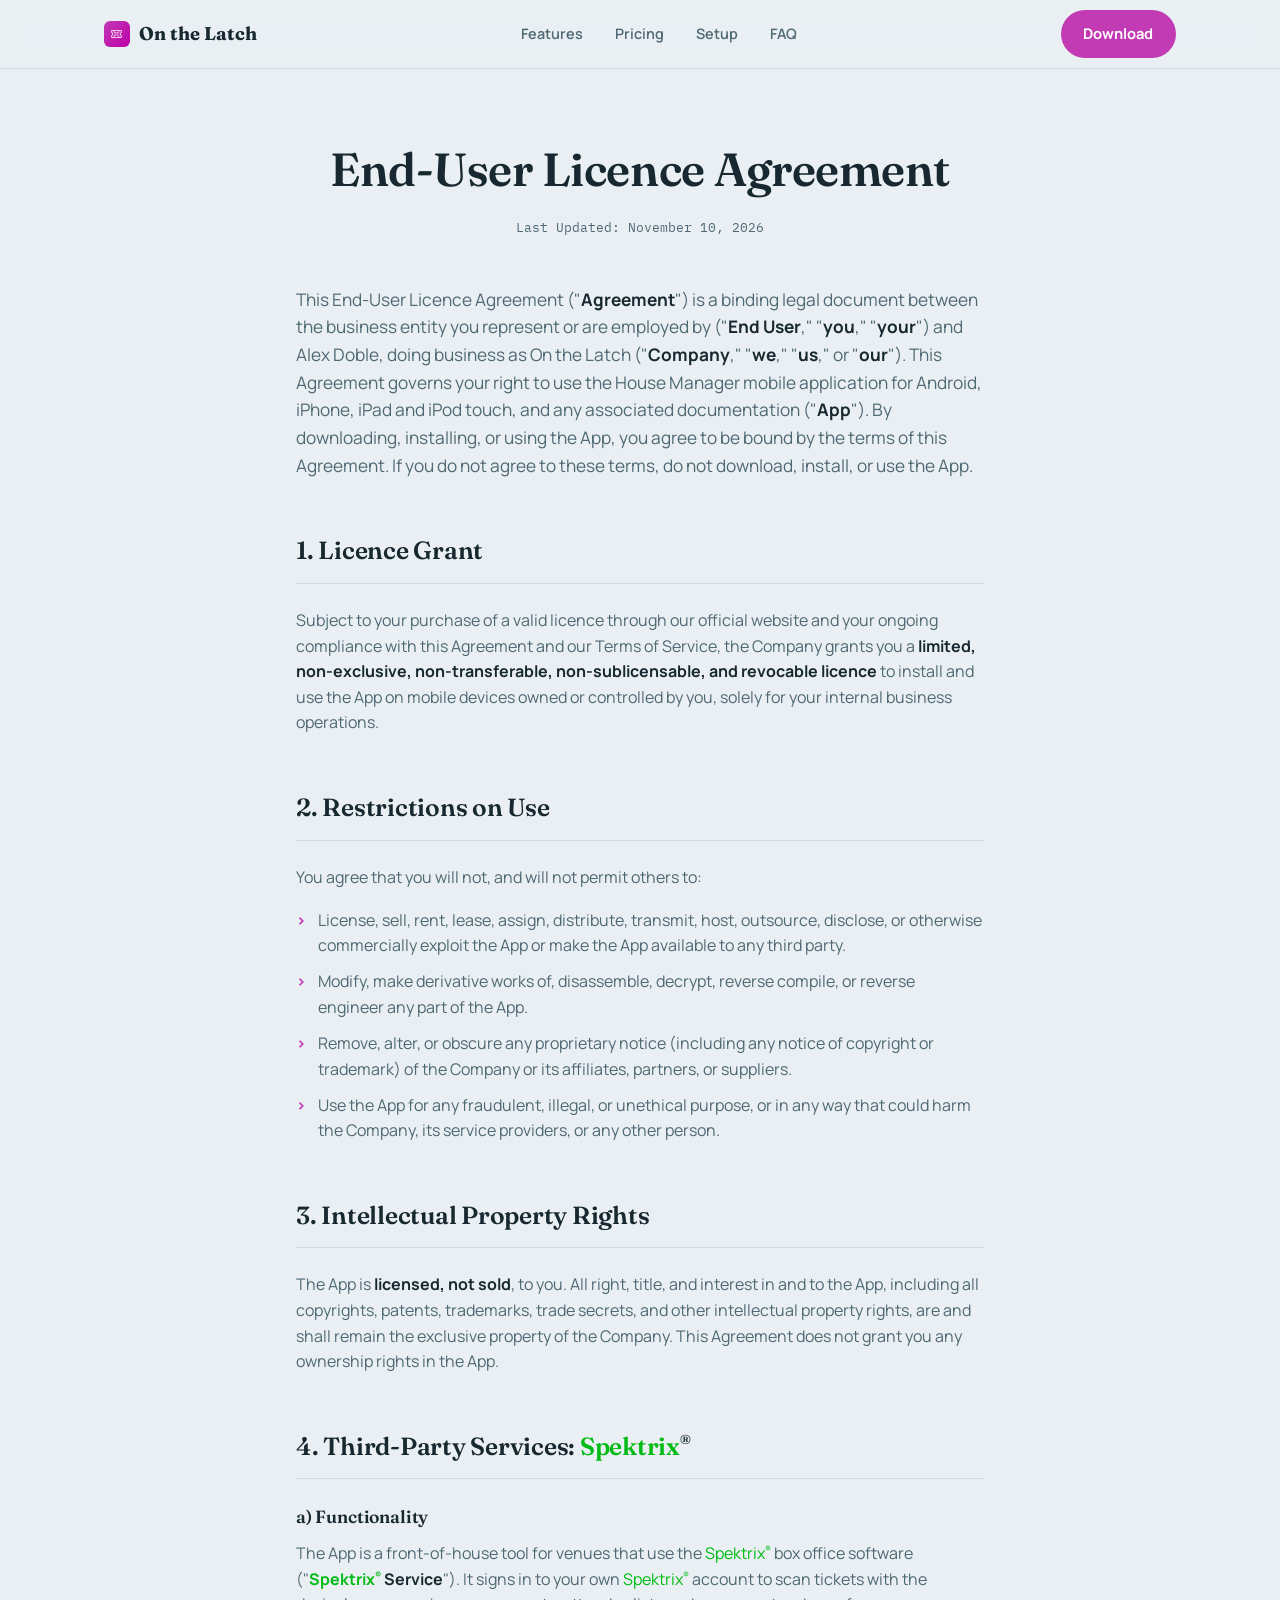
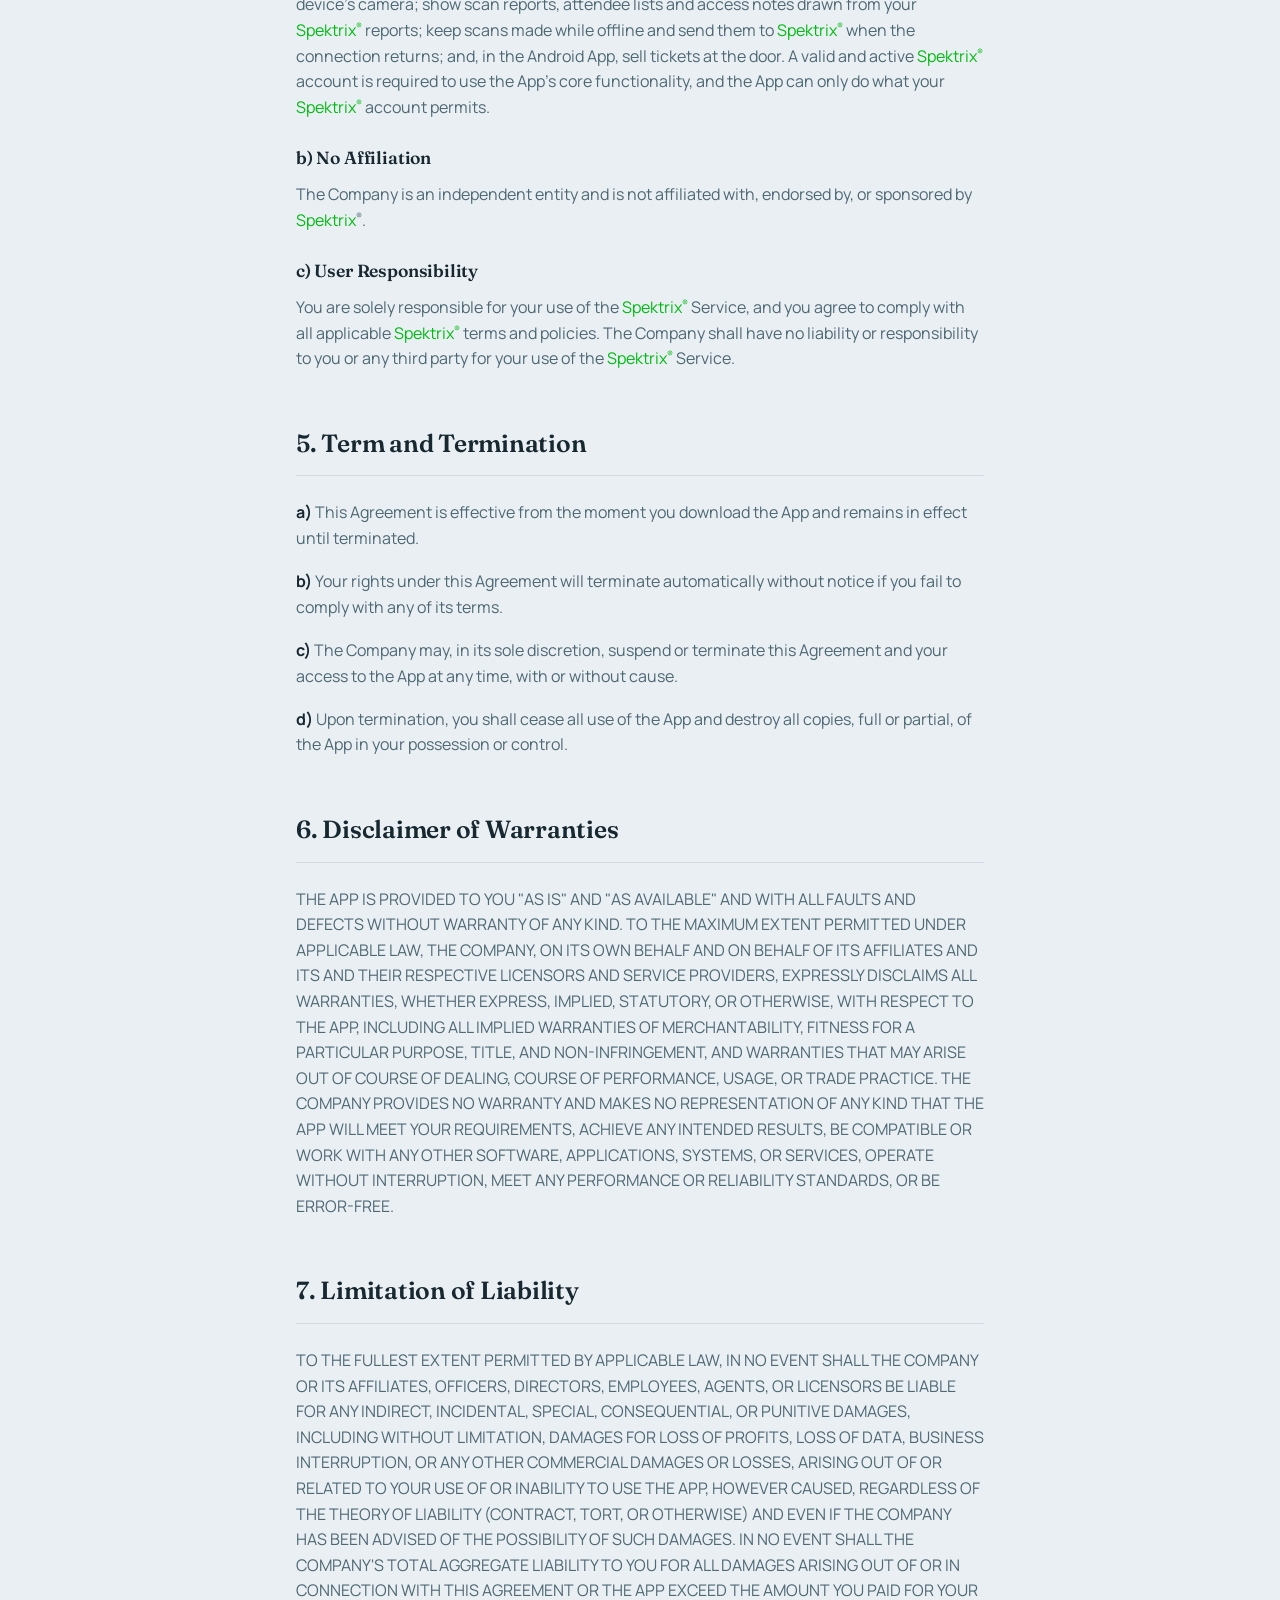
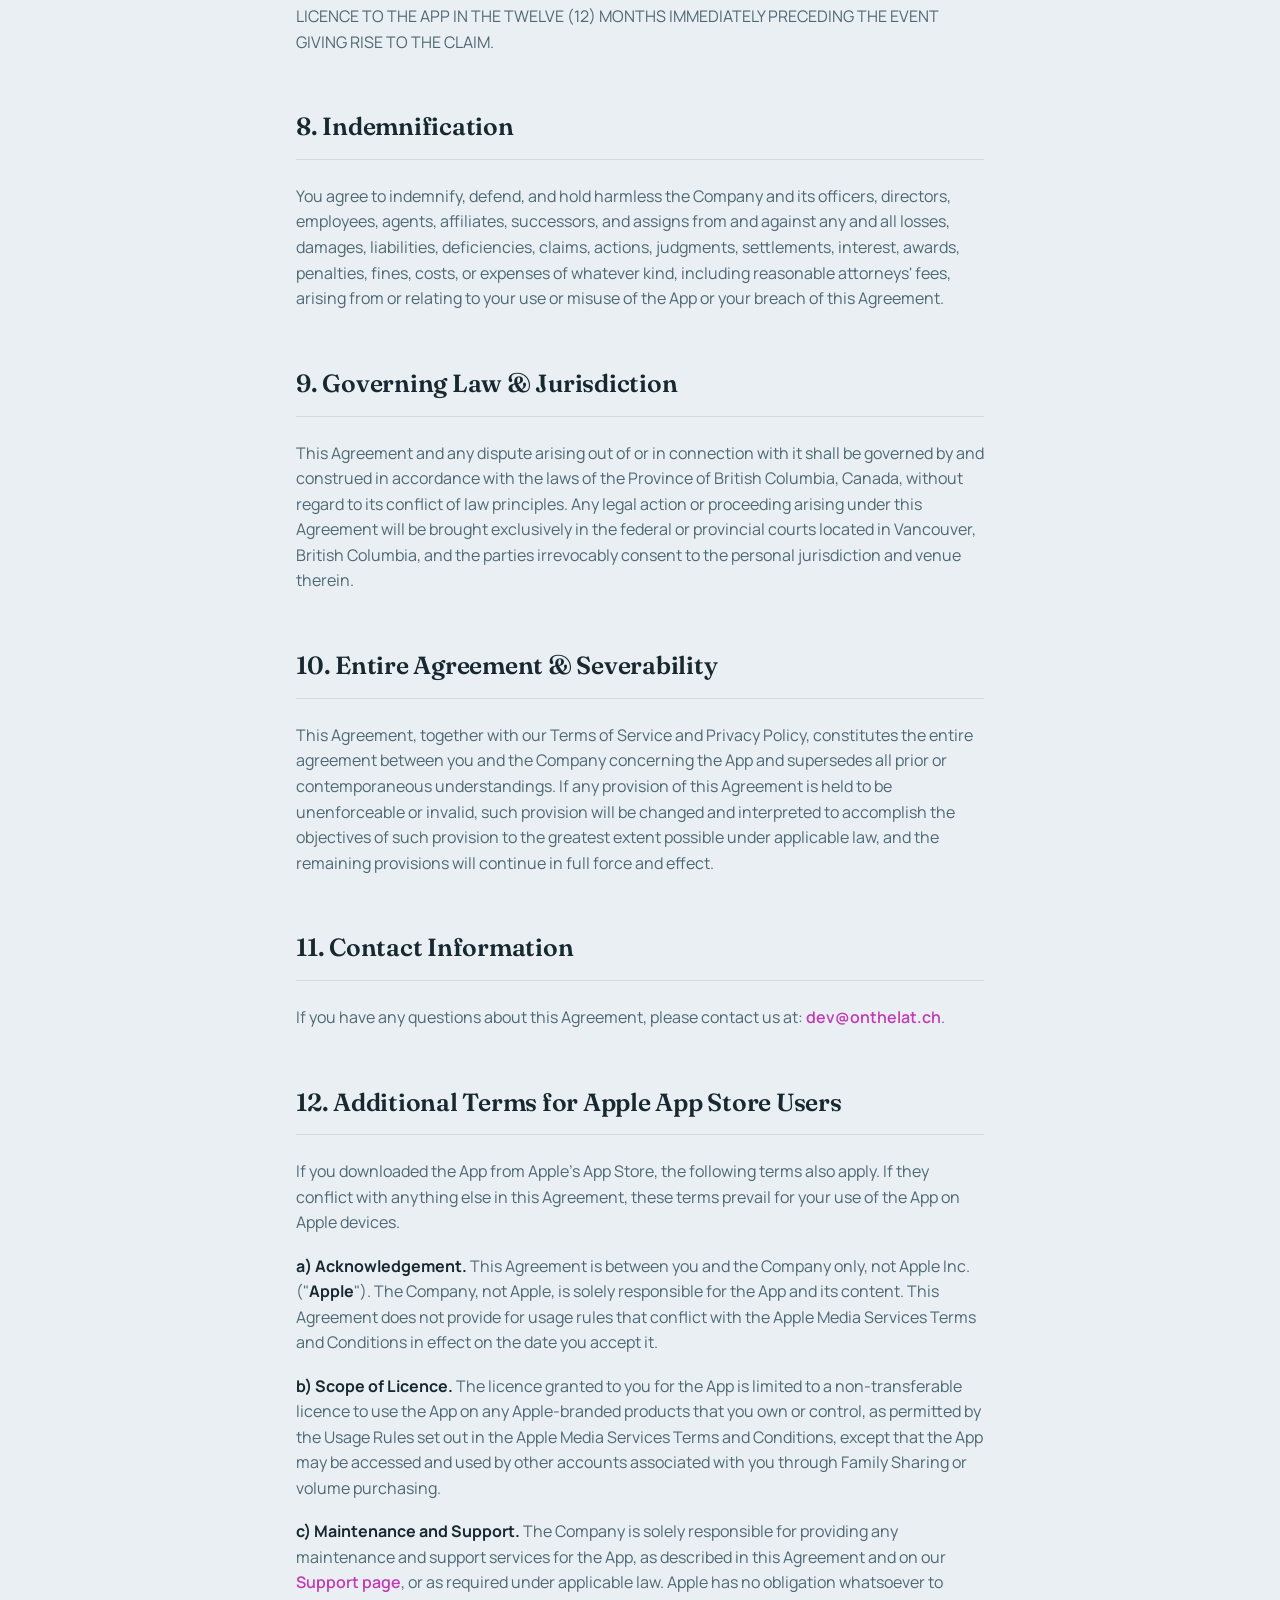
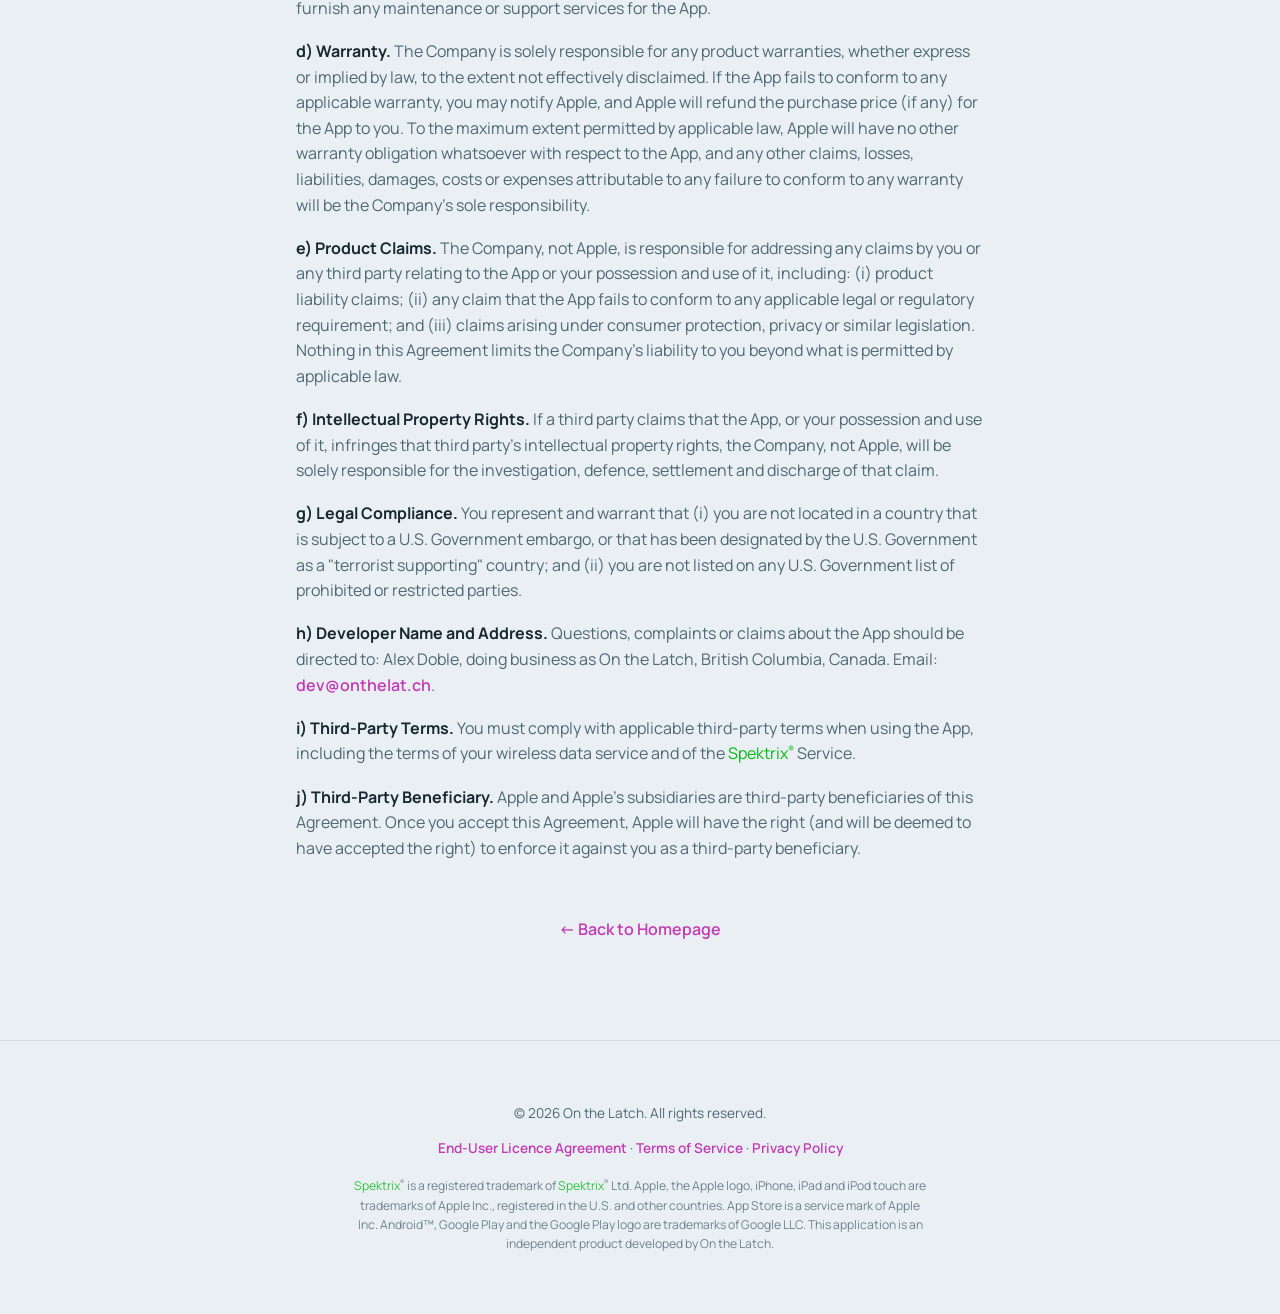
<file: eula.html>
<!DOCTYPE html>
<html lang="en">
<head>
<meta name="robots" content="noindex, nofollow">
    <meta charset="UTF-8">
    <meta name="viewport" content="width=device-width, initial-scale=1.0">
    <title>End-User Licence Agreement - On the Latch</title>

    <link rel="icon" type="image/svg+xml" href="favicon.svg">

    <link rel="preconnect" href="https://fonts.googleapis.com">
    <link rel="preconnect" href="https://fonts.gstatic.com" crossorigin>
    <link href="https://fonts.googleapis.com/css2?family=Fraunces:ital,opsz,wght@0,9..144,500;0,9..144,600;0,9..144,700&family=Manrope:wght@400;500;600;700;800&family=IBM+Plex+Mono:wght@400;500;600&display=swap" rel="stylesheet">
    <link rel="stylesheet" href="style.css">
</head>
<body>

<nav class="nav">
    <div class="wrap">
        <a class="brand" href="index.html"><span class="brand-mark"><img src="app icon.svg" alt=""></span>On the Latch</a>
        <div class="nav-links">
            <a href="index.html#features">Features</a>
            <a href="index.html#pricing">Pricing</a>
            <a href="index.html#setup">Setup</a>
            <a href="index.html#faq">FAQ</a>
        </div>
        <a class="btn btn-filled nav-cta" href="index.html#download">Download</a>
        <button class="nav-toggle" id="nav-toggle" aria-label="Toggle menu">
            <svg width="24" height="24" viewBox="0 0 24 24" fill="none" stroke="currentColor" stroke-width="2"><path stroke-linecap="round" stroke-linejoin="round" d="M4 6h16M4 12h16m-7 6h7"/></svg>
        </button>
    </div>
    <div class="nav-mobile" id="nav-mobile">
        <a href="index.html#download">Download</a>
        <a href="index.html#features">Features</a>
        <a href="index.html#pricing">Pricing</a>
        <a href="index.html#setup">Setup</a>
        <a href="index.html#faq">FAQ</a>
    </div>
</nav>

<div class="content-page">
    <div class="page-head">
        <h1>End-User Licence Agreement</h1>
        <p class="dated">Last Updated: November 10, 2026</p>
    </div>

    <p class="lede">This End-User Licence Agreement ("<strong>Agreement</strong>") is a binding legal document between the business entity you represent or are employed by ("<strong>End User</strong>," "<strong>you</strong>," "<strong>your</strong>") and Alex Doble, doing business as On the Latch ("<strong>Company</strong>," "<strong>we</strong>," "<strong>us</strong>," or "<strong>our</strong>"). This Agreement governs your right to use the House Manager mobile application for Android, iPhone, iPad and iPod touch, and any associated documentation ("<strong>App</strong>"). By downloading, installing, or using the App, you agree to be bound by the terms of this Agreement. If you do not agree to these terms, do not download, install, or use the App.</p>

    <section>
        <h2>1. Licence Grant</h2>
        <p>Subject to your purchase of a valid licence through our official website and your ongoing compliance with this Agreement and our Terms of Service, the Company grants you a <strong>limited, non-exclusive, non-transferable, non-sublicensable, and revocable licence</strong> to install and use the App on mobile devices owned or controlled by you, solely for your internal business operations.</p>
    </section>

    <section>
        <h2>2. Restrictions on Use</h2>
        <p>You agree that you will not, and will not permit others to:</p>
        <ul>
            <li>License, sell, rent, lease, assign, distribute, transmit, host, outsource, disclose, or otherwise commercially exploit the App or make the App available to any third party.</li>
            <li>Modify, make derivative works of, disassemble, decrypt, reverse compile, or reverse engineer any part of the App.</li>
            <li>Remove, alter, or obscure any proprietary notice (including any notice of copyright or trademark) of the Company or its affiliates, partners, or suppliers.</li>
            <li>Use the App for any fraudulent, illegal, or unethical purpose, or in any way that could harm the Company, its service providers, or any other person.</li>
        </ul>
    </section>

    <section>
        <h2>3. Intellectual Property Rights</h2>
        <p>The App is <strong>licensed, not sold</strong>, to you. All right, title, and interest in and to the App, including all copyrights, patents, trademarks, trade secrets, and other intellectual property rights, are and shall remain the exclusive property of the Company. This Agreement does not grant you any ownership rights in the App.</p>
    </section>

    <section>
        <h2>4. Third-Party Services: <span class="spektrix-brand">Spektrix</span><span class="sup-tm">®</span></h2>
        <h3>a) Functionality</h3>
        <p>The App is a front-of-house tool for venues that use the <span class="spektrix-brand">Spektrix<span class="sup-tm">®</span></span> box office software ("<strong><span class="spektrix-brand">Spektrix<span class="sup-tm">®</span></span> Service</strong>"). It signs in to your own <span class="spektrix-brand">Spektrix<span class="sup-tm">®</span></span> account to scan tickets with the device's camera; show scan reports, attendee lists and access notes drawn from your <span class="spektrix-brand">Spektrix<span class="sup-tm">®</span></span> reports; keep scans made while offline and send them to <span class="spektrix-brand">Spektrix<span class="sup-tm">®</span></span> when the connection returns; and, in the Android App, sell tickets at the door. A valid and active <span class="spektrix-brand">Spektrix<span class="sup-tm">®</span></span> account is required to use the App's core functionality, and the App can only do what your <span class="spektrix-brand">Spektrix<span class="sup-tm">®</span></span> account permits.</p>
        <h3>b) No Affiliation</h3>
        <p>The Company is an independent entity and is not affiliated with, endorsed by, or sponsored by <span class="spektrix-brand">Spektrix</span><span class="sup-tm">®</span>.</p>
        <h3>c) User Responsibility</h3>
        <p>You are solely responsible for your use of the <span class="spektrix-brand">Spektrix<span class="sup-tm">®</span></span> Service, and you agree to comply with all applicable <span class="spektrix-brand">Spektrix<span class="sup-tm">®</span></span> terms and policies. The Company shall have no liability or responsibility to you or any third party for your use of the <span class="spektrix-brand">Spektrix<span class="sup-tm">®</span></span> Service.</p>
    </section>

    <section>
        <h2>5. Term and Termination</h2>
        <p><strong>a)</strong> This Agreement is effective from the moment you download the App and remains in effect until terminated.</p>
        <p><strong>b)</strong> Your rights under this Agreement will terminate automatically without notice if you fail to comply with any of its terms.</p>
        <p><strong>c)</strong> The Company may, in its sole discretion, suspend or terminate this Agreement and your access to the App at any time, with or without cause.</p>
        <p><strong>d)</strong> Upon termination, you shall cease all use of the App and destroy all copies, full or partial, of the App in your possession or control.</p>
    </section>

    <section>
        <h2>6. Disclaimer of Warranties</h2>
        <p>THE APP IS PROVIDED TO YOU "AS IS" AND "AS AVAILABLE" AND WITH ALL FAULTS AND DEFECTS WITHOUT WARRANTY OF ANY KIND. TO THE MAXIMUM EXTENT PERMITTED UNDER APPLICABLE LAW, THE COMPANY, ON ITS OWN BEHALF AND ON BEHALF OF ITS AFFILIATES AND ITS AND THEIR RESPECTIVE LICENSORS AND SERVICE PROVIDERS, EXPRESSLY DISCLAIMS ALL WARRANTIES, WHETHER EXPRESS, IMPLIED, STATUTORY, OR OTHERWISE, WITH RESPECT TO THE APP, INCLUDING ALL IMPLIED WARRANTIES OF MERCHANTABILITY, FITNESS FOR A PARTICULAR PURPOSE, TITLE, AND NON-INFRINGEMENT, AND WARRANTIES THAT MAY ARISE OUT OF COURSE OF DEALING, COURSE OF PERFORMANCE, USAGE, OR TRADE PRACTICE. THE COMPANY PROVIDES NO WARRANTY AND MAKES NO REPRESENTATION OF ANY KIND THAT THE APP WILL MEET YOUR REQUIREMENTS, ACHIEVE ANY INTENDED RESULTS, BE COMPATIBLE OR WORK WITH ANY OTHER SOFTWARE, APPLICATIONS, SYSTEMS, OR SERVICES, OPERATE WITHOUT INTERRUPTION, MEET ANY PERFORMANCE OR RELIABILITY STANDARDS, OR BE ERROR-FREE.</p>
    </section>

    <section>
        <h2>7. Limitation of Liability</h2>
        <p>TO THE FULLEST EXTENT PERMITTED BY APPLICABLE LAW, IN NO EVENT SHALL THE COMPANY OR ITS AFFILIATES, OFFICERS, DIRECTORS, EMPLOYEES, AGENTS, OR LICENSORS BE LIABLE FOR ANY INDIRECT, INCIDENTAL, SPECIAL, CONSEQUENTIAL, OR PUNITIVE DAMAGES, INCLUDING WITHOUT LIMITATION, DAMAGES FOR LOSS OF PROFITS, LOSS OF DATA, BUSINESS INTERRUPTION, OR ANY OTHER COMMERCIAL DAMAGES OR LOSSES, ARISING OUT OF OR RELATED TO YOUR USE OF OR INABILITY TO USE THE APP, HOWEVER CAUSED, REGARDLESS OF THE THEORY OF LIABILITY (CONTRACT, TORT, OR OTHERWISE) AND EVEN IF THE COMPANY HAS BEEN ADVISED OF THE POSSIBILITY OF SUCH DAMAGES. IN NO EVENT SHALL THE COMPANY'S TOTAL AGGREGATE LIABILITY TO YOU FOR ALL DAMAGES ARISING OUT OF OR IN CONNECTION WITH THIS AGREEMENT OR THE APP EXCEED THE AMOUNT YOU PAID FOR YOUR LICENCE TO THE APP IN THE TWELVE (12) MONTHS IMMEDIATELY PRECEDING THE EVENT GIVING RISE TO THE CLAIM.</p>
    </section>

    <section>
        <h2>8. Indemnification</h2>
        <p>You agree to indemnify, defend, and hold harmless the Company and its officers, directors, employees, agents, affiliates, successors, and assigns from and against any and all losses, damages, liabilities, deficiencies, claims, actions, judgments, settlements, interest, awards, penalties, fines, costs, or expenses of whatever kind, including reasonable attorneys' fees, arising from or relating to your use or misuse of the App or your breach of this Agreement.</p>
    </section>

    <section>
        <h2>9. Governing Law &amp; Jurisdiction</h2>
        <p>This Agreement and any dispute arising out of or in connection with it shall be governed by and construed in accordance with the laws of the Province of British Columbia, Canada, without regard to its conflict of law principles. Any legal action or proceeding arising under this Agreement will be brought exclusively in the federal or provincial courts located in Vancouver, British Columbia, and the parties irrevocably consent to the personal jurisdiction and venue therein.</p>
    </section>

    <section>
        <h2>10. Entire Agreement &amp; Severability</h2>
        <p>This Agreement, together with our Terms of Service and Privacy Policy, constitutes the entire agreement between you and the Company concerning the App and supersedes all prior or contemporaneous understandings. If any provision of this Agreement is held to be unenforceable or invalid, such provision will be changed and interpreted to accomplish the objectives of such provision to the greatest extent possible under applicable law, and the remaining provisions will continue in full force and effect.</p>
    </section>

    <section>
        <h2>11. Contact Information</h2>
        <p>If you have any questions about this Agreement, please contact us at: <a href="mailto:dev@onthelat.ch">dev@onthelat.ch</a>.</p>
    </section>

    <section>
        <h2>12. Additional Terms for Apple App Store Users</h2>
        <p>If you downloaded the App from Apple's App Store, the following terms also apply. If they conflict with anything else in this Agreement, these terms prevail for your use of the App on Apple devices.</p>
        <p><strong>a) Acknowledgement.</strong> This Agreement is between you and the Company only, not Apple Inc. ("<strong>Apple</strong>"). The Company, not Apple, is solely responsible for the App and its content. This Agreement does not provide for usage rules that conflict with the Apple Media Services Terms and Conditions in effect on the date you accept it.</p>
        <p><strong>b) Scope of Licence.</strong> The licence granted to you for the App is limited to a non-transferable licence to use the App on any Apple-branded products that you own or control, as permitted by the Usage Rules set out in the Apple Media Services Terms and Conditions, except that the App may be accessed and used by other accounts associated with you through Family Sharing or volume purchasing.</p>
        <p><strong>c) Maintenance and Support.</strong> The Company is solely responsible for providing any maintenance and support services for the App, as described in this Agreement and on our <a href="support.html">Support page</a>, or as required under applicable law. Apple has no obligation whatsoever to furnish any maintenance or support services for the App.</p>
        <p><strong>d) Warranty.</strong> The Company is solely responsible for any product warranties, whether express or implied by law, to the extent not effectively disclaimed. If the App fails to conform to any applicable warranty, you may notify Apple, and Apple will refund the purchase price (if any) for the App to you. To the maximum extent permitted by applicable law, Apple will have no other warranty obligation whatsoever with respect to the App, and any other claims, losses, liabilities, damages, costs or expenses attributable to any failure to conform to any warranty will be the Company's sole responsibility.</p>
        <p><strong>e) Product Claims.</strong> The Company, not Apple, is responsible for addressing any claims by you or any third party relating to the App or your possession and use of it, including: (i) product liability claims; (ii) any claim that the App fails to conform to any applicable legal or regulatory requirement; and (iii) claims arising under consumer protection, privacy or similar legislation. Nothing in this Agreement limits the Company's liability to you beyond what is permitted by applicable law.</p>
        <p><strong>f) Intellectual Property Rights.</strong> If a third party claims that the App, or your possession and use of it, infringes that third party's intellectual property rights, the Company, not Apple, will be solely responsible for the investigation, defence, settlement and discharge of that claim.</p>
        <p><strong>g) Legal Compliance.</strong> You represent and warrant that (i) you are not located in a country that is subject to a U.S. Government embargo, or that has been designated by the U.S. Government as a "terrorist supporting" country; and (ii) you are not listed on any U.S. Government list of prohibited or restricted parties.</p>
        <p><strong>h) Developer Name and Address.</strong> Questions, complaints or claims about the App should be directed to: Alex Doble, doing business as On the Latch, British Columbia, Canada. Email: <a href="mailto:dev@onthelat.ch">dev@onthelat.ch</a>.</p>
        <p><strong>i) Third-Party Terms.</strong> You must comply with applicable third-party terms when using the App, including the terms of your wireless data service and of the <span class="spektrix-brand">Spektrix<span class="sup-tm">®</span></span> Service.</p>
        <p><strong>j) Third-Party Beneficiary.</strong> Apple and Apple's subsidiaries are third-party beneficiaries of this Agreement. Once you accept this Agreement, Apple will have the right (and will be deemed to have accepted the right) to enforce it against you as a third-party beneficiary.</p>
    </section>

    <p class="back-link"><a href="index.html">← Back to Homepage</a></p>
</div>

<footer>
    <div class="wrap">
        <p>&copy; 2026 On the Latch. All rights reserved.</p>
        <p style="margin-top:.75rem;"><a href="eula.html">End-User Licence Agreement</a> · <a href="terms.html">Terms of Service</a> · <a href="privacy.html">Privacy Policy</a></p>
        <p class="legal-fineprint"><span class="spektrix-brand">Spektrix</span><span class="sup-tm">®</span> is a registered trademark of <span class="spektrix-brand">Spektrix</span><span class="sup-tm">®</span> Ltd. Apple, the Apple logo, iPhone, iPad and iPod touch are trademarks of Apple Inc., registered in the U.S. and other countries. App Store is a service mark of Apple Inc. Android™, Google Play and the Google Play logo are trademarks of Google LLC. This application is an independent product developed by On the Latch.</p>
    </div>
</footer>

<script>
    document.getElementById('nav-toggle').addEventListener('click', () => {
        document.getElementById('nav-mobile').classList.toggle('open');
    });
</script>
</body>
</html>
</file>
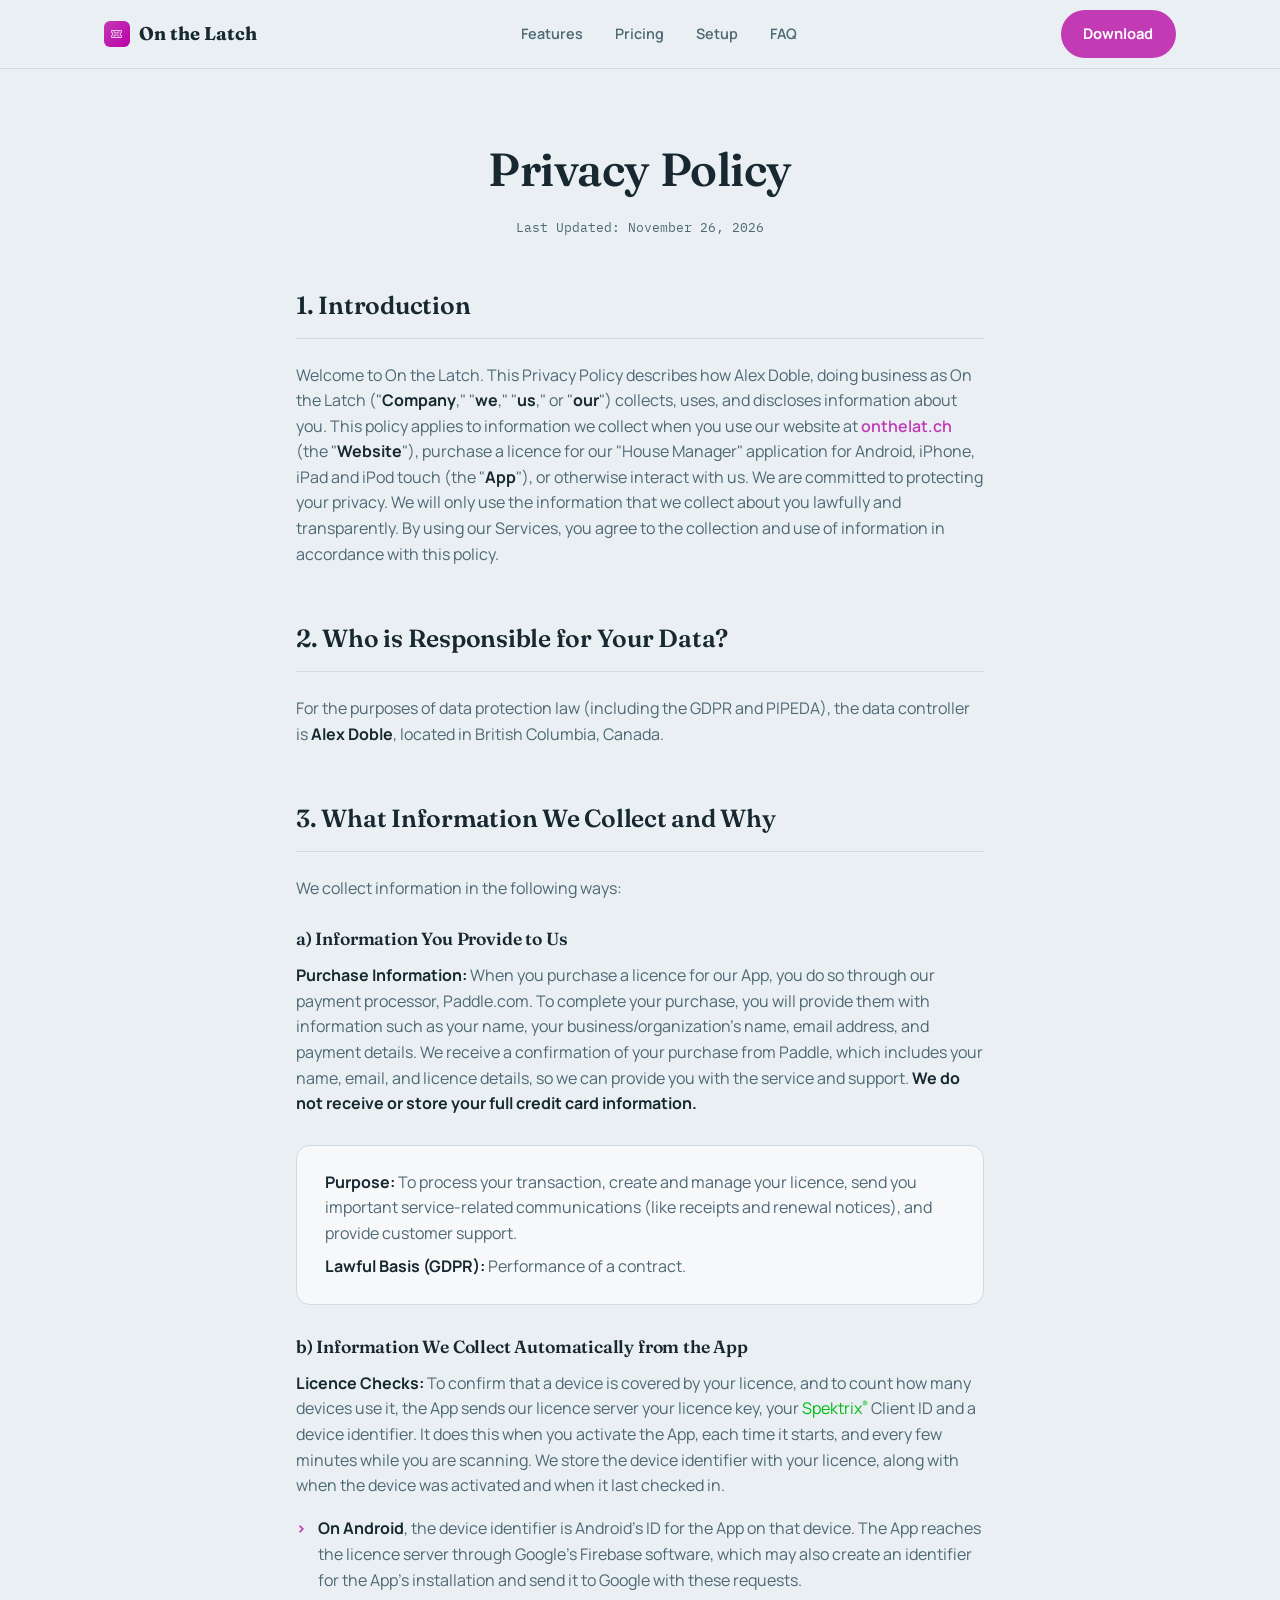
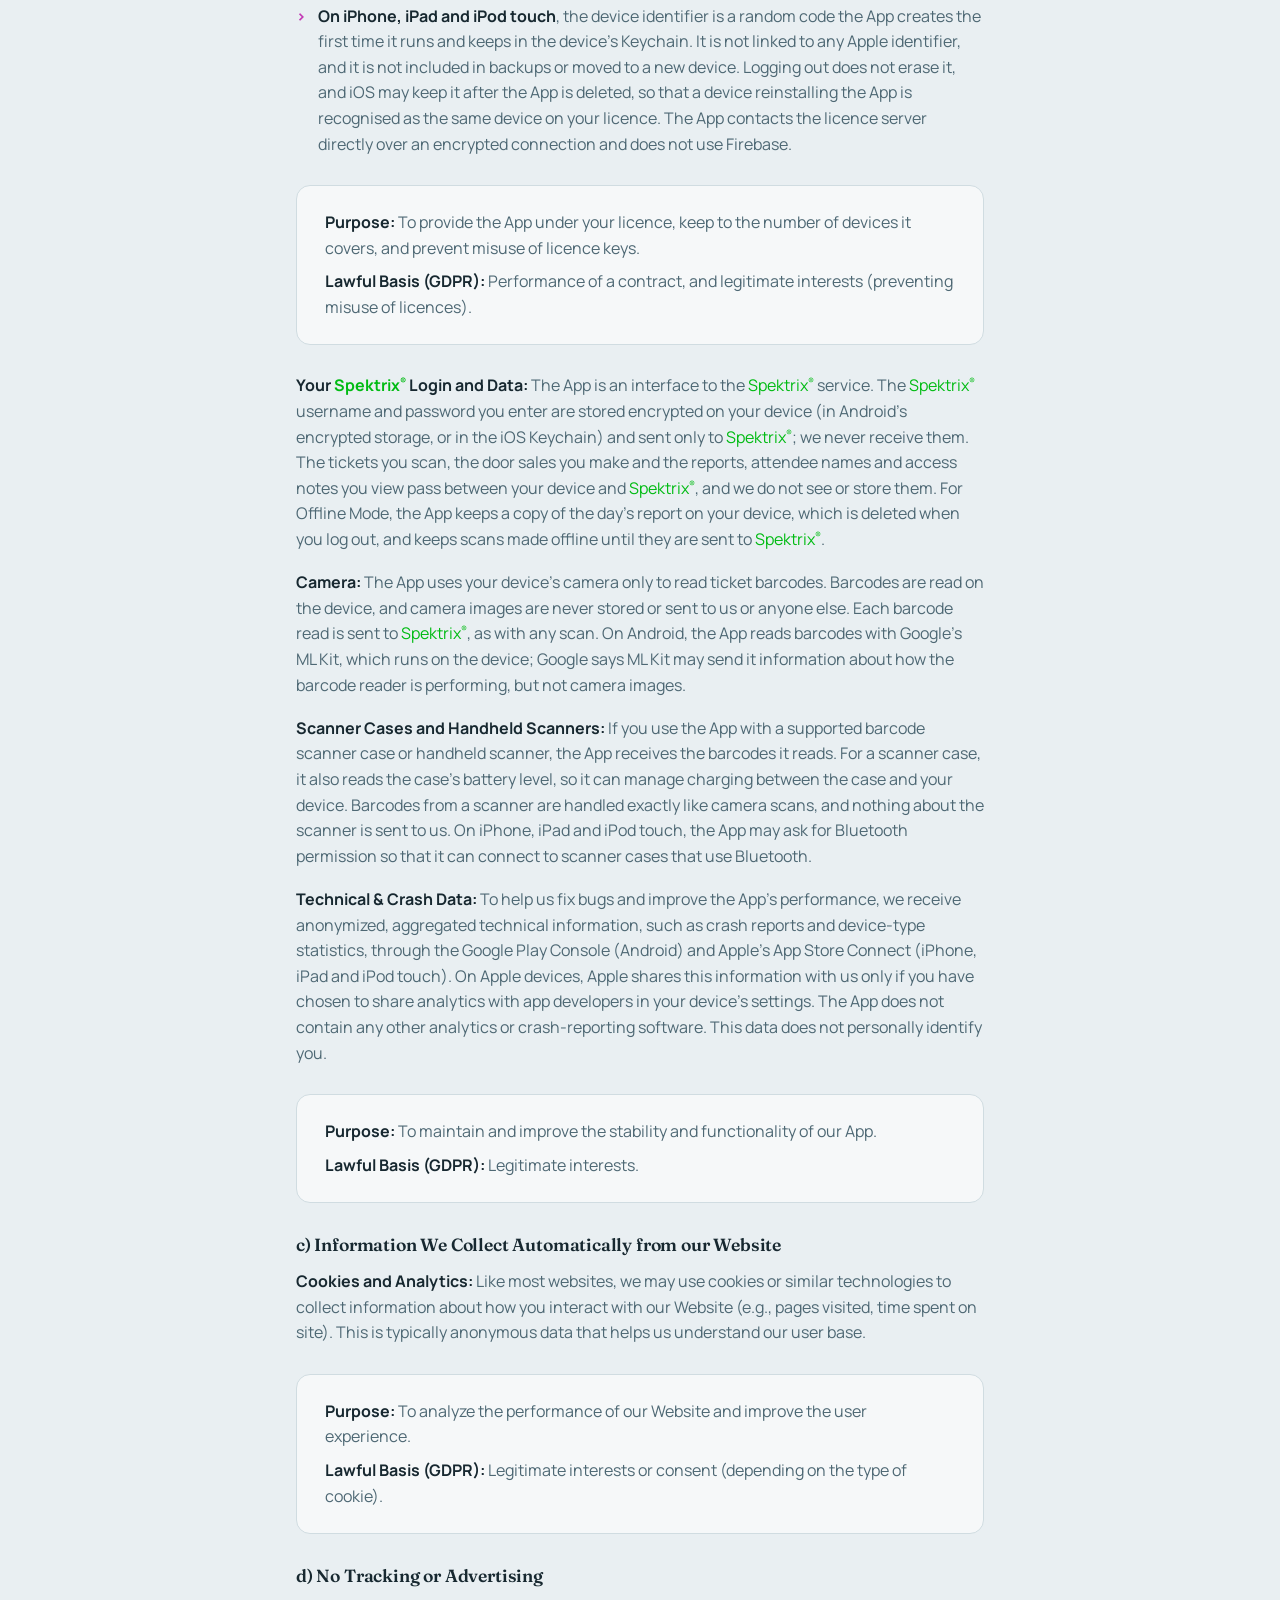
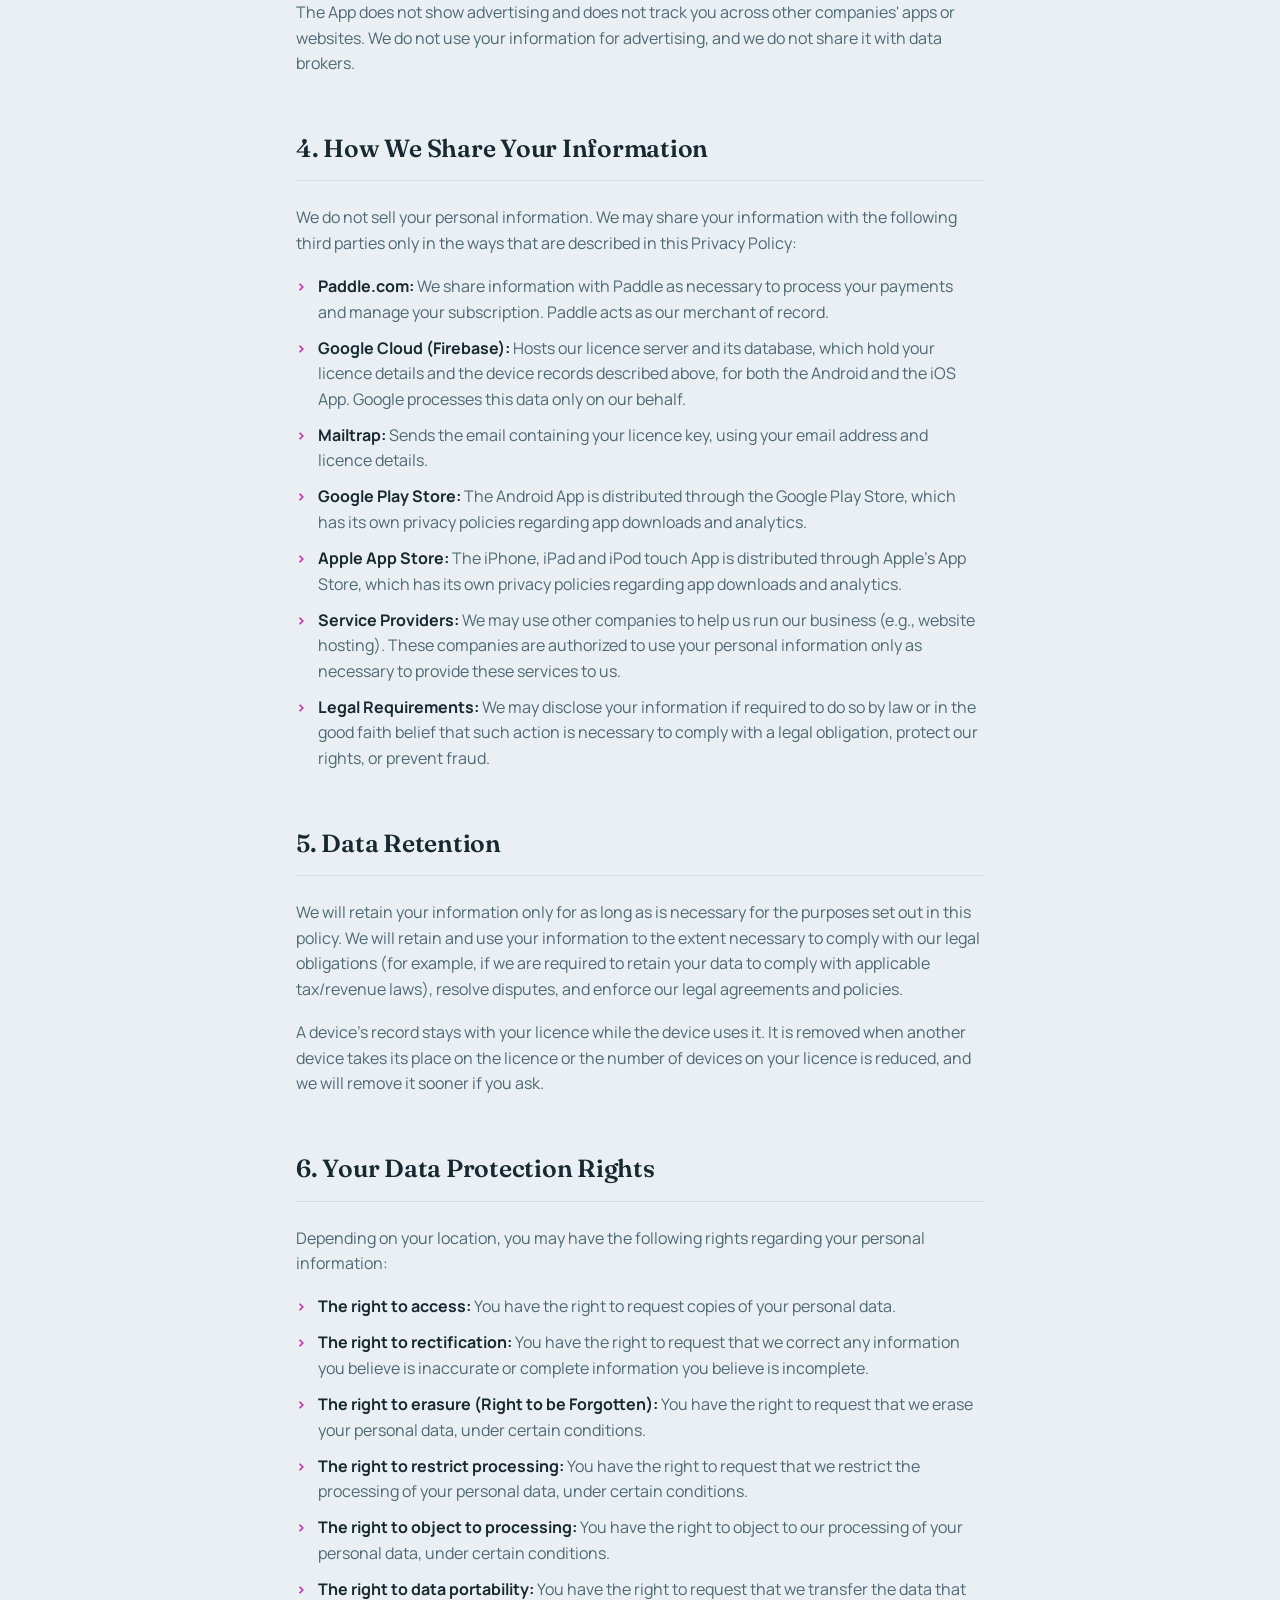
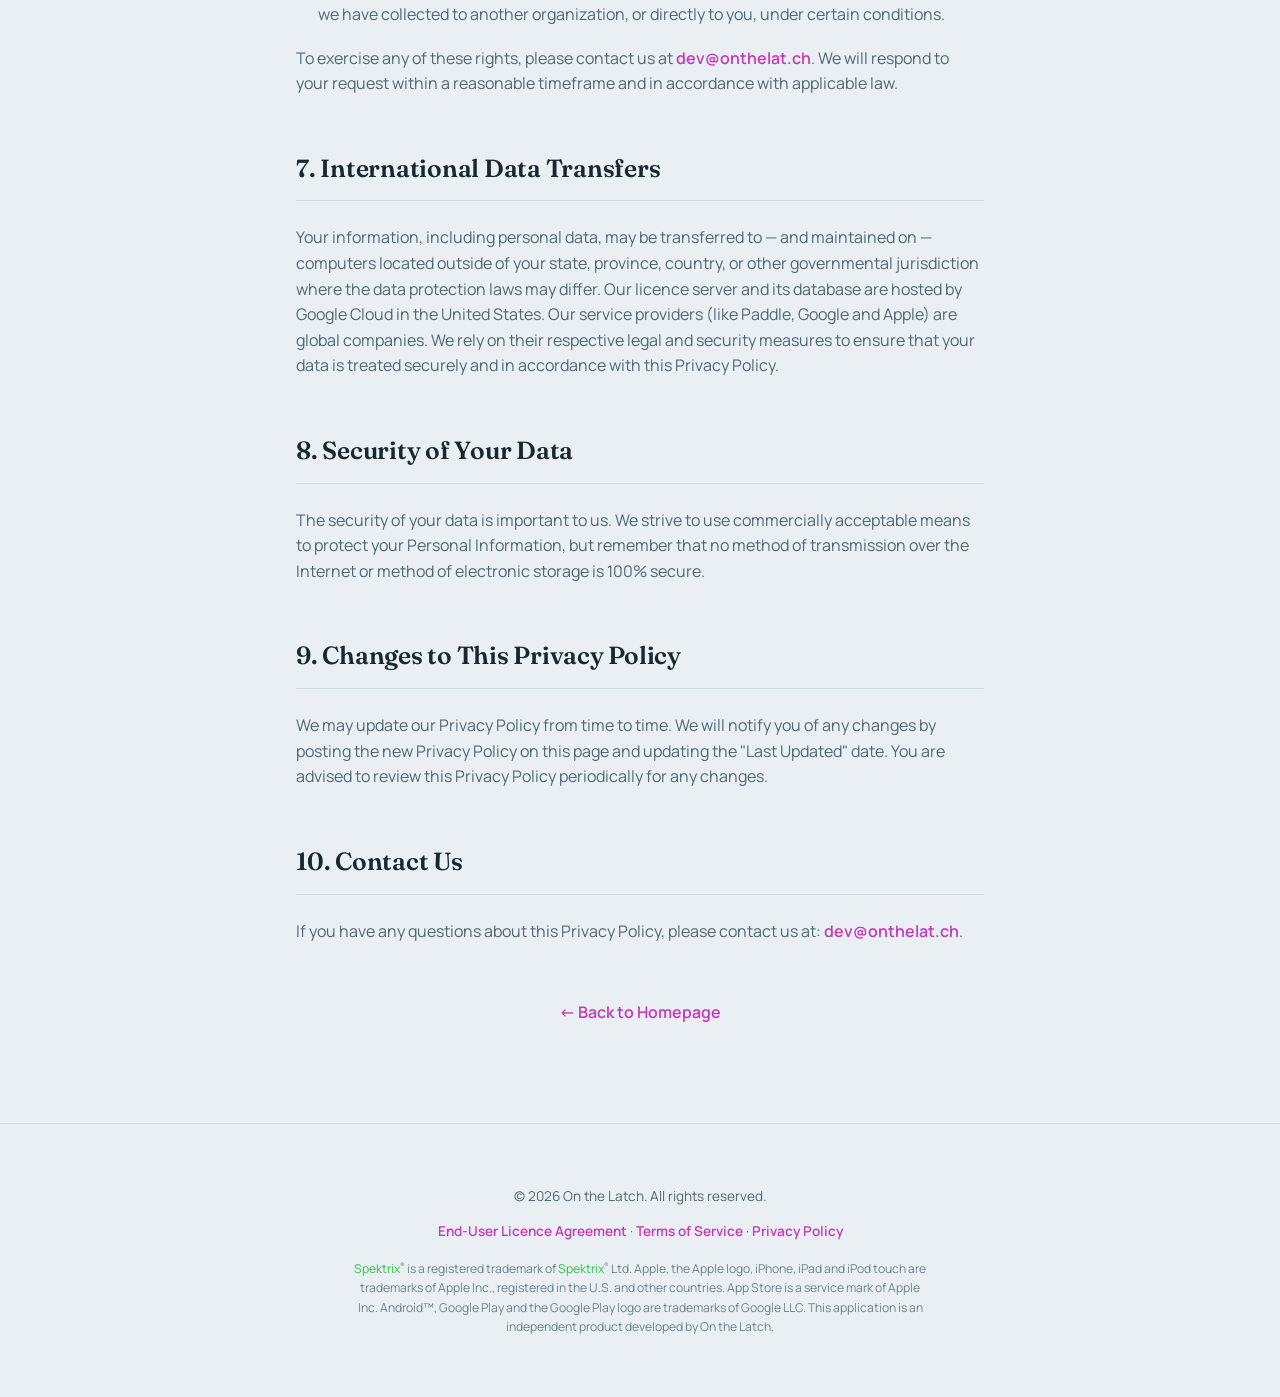
<file: privacy.html>
<!DOCTYPE html>
<html lang="en">
<head>
<meta name="robots" content="noindex, nofollow">
    <meta charset="UTF-8">
    <meta name="viewport" content="width=device-width, initial-scale=1.0">
    <title>Privacy Policy - On the Latch</title>

    <link rel="icon" type="image/svg+xml" href="favicon.svg">

    <link rel="preconnect" href="https://fonts.googleapis.com">
    <link rel="preconnect" href="https://fonts.gstatic.com" crossorigin>
    <link href="https://fonts.googleapis.com/css2?family=Fraunces:ital,opsz,wght@0,9..144,500;0,9..144,600;0,9..144,700&family=Manrope:wght@400;500;600;700;800&family=IBM+Plex+Mono:wght@400;500;600&display=swap" rel="stylesheet">
    <link rel="stylesheet" href="style.css">
</head>
<body>

<nav class="nav">
    <div class="wrap">
        <a class="brand" href="index.html"><span class="brand-mark"><img src="app icon.svg" alt=""></span>On the Latch</a>
        <div class="nav-links">
            <a href="index.html#features">Features</a>
            <a href="index.html#pricing">Pricing</a>
            <a href="index.html#setup">Setup</a>
            <a href="index.html#faq">FAQ</a>
        </div>
        <a class="btn btn-filled nav-cta" href="index.html#download">Download</a>
        <button class="nav-toggle" id="nav-toggle" aria-label="Toggle menu">
            <svg width="24" height="24" viewBox="0 0 24 24" fill="none" stroke="currentColor" stroke-width="2"><path stroke-linecap="round" stroke-linejoin="round" d="M4 6h16M4 12h16m-7 6h7"/></svg>
        </button>
    </div>
    <div class="nav-mobile" id="nav-mobile">
        <a href="index.html#download">Download</a>
        <a href="index.html#features">Features</a>
        <a href="index.html#pricing">Pricing</a>
        <a href="index.html#setup">Setup</a>
        <a href="index.html#faq">FAQ</a>
    </div>
</nav>

<div class="content-page">
    <div class="page-head">
        <h1>Privacy Policy</h1>
        <p class="dated">Last Updated: November 26, 2026</p>
    </div>

    <section style="margin-top:0;">
        <h2>1. Introduction</h2>
        <p>Welcome to On the Latch. This Privacy Policy describes how Alex Doble, doing business as On the Latch ("<strong>Company</strong>," "<strong>we</strong>," "<strong>us</strong>," or "<strong>our</strong>") collects, uses, and discloses information about you. This policy applies to information we collect when you use our website at <a href="https://onthelat.ch" target="_blank">onthelat.ch</a> (the "<strong>Website</strong>"), purchase a licence for our "House Manager" application for Android, iPhone, iPad and iPod touch (the "<strong>App</strong>"), or otherwise interact with us. We are committed to protecting your privacy. We will only use the information that we collect about you lawfully and transparently. By using our Services, you agree to the collection and use of information in accordance with this policy.</p>
    </section>

    <section>
        <h2>2. Who is Responsible for Your Data?</h2>
        <p>For the purposes of data protection law (including the GDPR and PIPEDA), the data controller is <strong>Alex Doble</strong>, located in British Columbia, Canada.</p>
    </section>

    <section>
        <h2>3. What Information We Collect and Why</h2>
        <p>We collect information in the following ways:</p>

        <h3>a) Information You Provide to Us</h3>
        <p><strong>Purchase Information:</strong> When you purchase a licence for our App, you do so through our payment processor, Paddle.com. To complete your purchase, you will provide them with information such as your name, your business/organization's name, email address, and payment details. We receive a confirmation of your purchase from Paddle, which includes your name, email, and licence details, so we can provide you with the service and support. <strong>We do not receive or store your full credit card information.</strong></p>
        <div class="callout">
            <p style="margin-bottom:.5rem;"><strong>Purpose:</strong> To process your transaction, create and manage your licence, send you important service-related communications (like receipts and renewal notices), and provide customer support.</p>
            <p style="margin-bottom:0;"><strong>Lawful Basis (GDPR):</strong> Performance of a contract.</p>
        </div>

        <h3>b) Information We Collect Automatically from the App</h3>
        <p><strong>Licence Checks:</strong> To confirm that a device is covered by your licence, and to count how many devices use it, the App sends our licence server your licence key, your <span class="spektrix-brand">Spektrix<span class="sup-tm">®</span></span> Client ID and a device identifier. It does this when you activate the App, each time it starts, and every few minutes while you are scanning. We store the device identifier with your licence, along with when the device was activated and when it last checked in.</p>
        <ul>
            <li><strong>On Android</strong>, the device identifier is Android's ID for the App on that device. The App reaches the licence server through Google's Firebase software, which may also create an identifier for the App's installation and send it to Google with these requests.</li>
            <li><strong>On iPhone, iPad and iPod touch</strong>, the device identifier is a random code the App creates the first time it runs and keeps in the device's Keychain. It is not linked to any Apple identifier, and it is not included in backups or moved to a new device. Logging out does not erase it, and iOS may keep it after the App is deleted, so that a device reinstalling the App is recognised as the same device on your licence. The App contacts the licence server directly over an encrypted connection and does not use Firebase.</li>
        </ul>
        <div class="callout">
            <p style="margin-bottom:.5rem;"><strong>Purpose:</strong> To provide the App under your licence, keep to the number of devices it covers, and prevent misuse of licence keys.</p>
            <p style="margin-bottom:0;"><strong>Lawful Basis (GDPR):</strong> Performance of a contract, and legitimate interests (preventing misuse of licences).</p>
        </div>
        <p><strong>Your <span class="spektrix-brand">Spektrix<span class="sup-tm">®</span></span> Login and Data:</strong> The App is an interface to the <span class="spektrix-brand">Spektrix<span class="sup-tm">®</span></span> service. The <span class="spektrix-brand">Spektrix<span class="sup-tm">®</span></span> username and password you enter are stored encrypted on your device (in Android's encrypted storage, or in the iOS Keychain) and sent only to <span class="spektrix-brand">Spektrix<span class="sup-tm">®</span></span>; we never receive them. The tickets you scan, the door sales you make and the reports, attendee names and access notes you view pass between your device and <span class="spektrix-brand">Spektrix<span class="sup-tm">®</span></span>, and we do not see or store them. For Offline Mode, the App keeps a copy of the day's report on your device, which is deleted when you log out, and keeps scans made offline until they are sent to <span class="spektrix-brand">Spektrix<span class="sup-tm">®</span></span>.</p>
        <p><strong>Camera:</strong> The App uses your device's camera only to read ticket barcodes. Barcodes are read on the device, and camera images are never stored or sent to us or anyone else. Each barcode read is sent to <span class="spektrix-brand">Spektrix<span class="sup-tm">®</span></span>, as with any scan. On Android, the App reads barcodes with Google's ML Kit, which runs on the device; Google says ML Kit may send it information about how the barcode reader is performing, but not camera images.</p>
        <p><strong>Scanner Cases and Handheld Scanners:</strong> If you use the App with a supported barcode scanner case or handheld scanner, the App receives the barcodes it reads. For a scanner case, it also reads the case's battery level, so it can manage charging between the case and your device. Barcodes from a scanner are handled exactly like camera scans, and nothing about the scanner is sent to us. On iPhone, iPad and iPod touch, the App may ask for Bluetooth permission so that it can connect to scanner cases that use Bluetooth.</p>
        <p><strong>Technical &amp; Crash Data:</strong> To help us fix bugs and improve the App's performance, we receive anonymized, aggregated technical information, such as crash reports and device-type statistics, through the Google Play Console (Android) and Apple's App Store Connect (iPhone, iPad and iPod touch). On Apple devices, Apple shares this information with us only if you have chosen to share analytics with app developers in your device's settings. The App does not contain any other analytics or crash-reporting software. This data does not personally identify you.</p>
        <div class="callout">
            <p style="margin-bottom:.5rem;"><strong>Purpose:</strong> To maintain and improve the stability and functionality of our App.</p>
            <p style="margin-bottom:0;"><strong>Lawful Basis (GDPR):</strong> Legitimate interests.</p>
        </div>

        <h3>c) Information We Collect Automatically from our Website</h3>
        <p><strong>Cookies and Analytics:</strong> Like most websites, we may use cookies or similar technologies to collect information about how you interact with our Website (e.g., pages visited, time spent on site). This is typically anonymous data that helps us understand our user base.</p>
        <div class="callout">
            <p style="margin-bottom:.5rem;"><strong>Purpose:</strong> To analyze the performance of our Website and improve the user experience.</p>
            <p style="margin-bottom:0;"><strong>Lawful Basis (GDPR):</strong> Legitimate interests or consent (depending on the type of cookie).</p>
        </div>

        <h3>d) No Tracking or Advertising</h3>
        <p>The App does not show advertising and does not track you across other companies' apps or websites. We do not use your information for advertising, and we do not share it with data brokers.</p>
    </section>

    <section>
        <h2>4. How We Share Your Information</h2>
        <p>We do not sell your personal information. We may share your information with the following third parties only in the ways that are described in this Privacy Policy:</p>
        <ul>
            <li><strong>Paddle.com:</strong> We share information with Paddle as necessary to process your payments and manage your subscription. Paddle acts as our merchant of record.</li>
            <li><strong>Google Cloud (Firebase):</strong> Hosts our licence server and its database, which hold your licence details and the device records described above, for both the Android and the iOS App. Google processes this data only on our behalf.</li>
            <li><strong>Mailtrap:</strong> Sends the email containing your licence key, using your email address and licence details.</li>
            <li><strong>Google Play Store:</strong> The Android App is distributed through the Google Play Store, which has its own privacy policies regarding app downloads and analytics.</li>
            <li><strong>Apple App Store:</strong> The iPhone, iPad and iPod touch App is distributed through Apple's App Store, which has its own privacy policies regarding app downloads and analytics.</li>
            <li><strong>Service Providers:</strong> We may use other companies to help us run our business (e.g., website hosting). These companies are authorized to use your personal information only as necessary to provide these services to us.</li>
            <li><strong>Legal Requirements:</strong> We may disclose your information if required to do so by law or in the good faith belief that such action is necessary to comply with a legal obligation, protect our rights, or prevent fraud.</li>
        </ul>
    </section>

    <section>
        <h2>5. Data Retention</h2>
        <p>We will retain your information only for as long as is necessary for the purposes set out in this policy. We will retain and use your information to the extent necessary to comply with our legal obligations (for example, if we are required to retain your data to comply with applicable tax/revenue laws), resolve disputes, and enforce our legal agreements and policies.</p>
        <p>A device's record stays with your licence while the device uses it. It is removed when another device takes its place on the licence or the number of devices on your licence is reduced, and we will remove it sooner if you ask.</p>
    </section>

    <section>
        <h2>6. Your Data Protection Rights</h2>
        <p>Depending on your location, you may have the following rights regarding your personal information:</p>
        <ul>
            <li><strong>The right to access:</strong> You have the right to request copies of your personal data.</li>
            <li><strong>The right to rectification:</strong> You have the right to request that we correct any information you believe is inaccurate or complete information you believe is incomplete.</li>
            <li><strong>The right to erasure (Right to be Forgotten):</strong> You have the right to request that we erase your personal data, under certain conditions.</li>
            <li><strong>The right to restrict processing:</strong> You have the right to request that we restrict the processing of your personal data, under certain conditions.</li>
            <li><strong>The right to object to processing:</strong> You have the right to object to our processing of your personal data, under certain conditions.</li>
            <li><strong>The right to data portability:</strong> You have the right to request that we transfer the data that we have collected to another organization, or directly to you, under certain conditions.</li>
        </ul>
        <p>To exercise any of these rights, please contact us at <a href="mailto:dev@onthelat.ch">dev@onthelat.ch</a>. We will respond to your request within a reasonable timeframe and in accordance with applicable law.</p>
    </section>

    <section>
        <h2>7. International Data Transfers</h2>
        <p>Your information, including personal data, may be transferred to — and maintained on — computers located outside of your state, province, country, or other governmental jurisdiction where the data protection laws may differ. Our licence server and its database are hosted by Google Cloud in the United States. Our service providers (like Paddle, Google and Apple) are global companies. We rely on their respective legal and security measures to ensure that your data is treated securely and in accordance with this Privacy Policy.</p>
    </section>

    <section>
        <h2>8. Security of Your Data</h2>
        <p>The security of your data is important to us. We strive to use commercially acceptable means to protect your Personal Information, but remember that no method of transmission over the Internet or method of electronic storage is 100% secure.</p>
    </section>

    <section>
        <h2>9. Changes to This Privacy Policy</h2>
        <p>We may update our Privacy Policy from time to time. We will notify you of any changes by posting the new Privacy Policy on this page and updating the "Last Updated" date. You are advised to review this Privacy Policy periodically for any changes.</p>
    </section>

    <section>
        <h2>10. Contact Us</h2>
        <p>If you have any questions about this Privacy Policy, please contact us at: <a href="mailto:dev@onthelat.ch">dev@onthelat.ch</a>.</p>
    </section>

    <p class="back-link"><a href="index.html">← Back to Homepage</a></p>
</div>

<footer>
    <div class="wrap">
        <p>&copy; 2026 On the Latch. All rights reserved.</p>
        <p style="margin-top:.75rem;"><a href="eula.html">End-User Licence Agreement</a> · <a href="terms.html">Terms of Service</a> · <a href="privacy.html">Privacy Policy</a></p>
        <p class="legal-fineprint"><span class="spektrix-brand">Spektrix</span><span class="sup-tm">®</span> is a registered trademark of <span class="spektrix-brand">Spektrix</span><span class="sup-tm">®</span> Ltd. Apple, the Apple logo, iPhone, iPad and iPod touch are trademarks of Apple Inc., registered in the U.S. and other countries. App Store is a service mark of Apple Inc. Android™, Google Play and the Google Play logo are trademarks of Google LLC. This application is an independent product developed by On the Latch.</p>
    </div>
</footer>

<script>
    document.getElementById('nav-toggle').addEventListener('click', () => {
        document.getElementById('nav-mobile').classList.toggle('open');
    });
</script>
</body>
</html>
</file>
<file: style.css>
/* On the Latch — shared design tokens & base styles
   Palette lifted directly from the app's colour-scheme spec so the site and
   app read as one brand in both light and dark mode. */

:root{
  --bg-page:#E9EFF2;
  --bg-surface:#FFFFFF;
  --bg-surface-raised:#F6F8F9;
  --card-border:#D0DCE1;
  --divider:#D0DCE1;
  --text-primary:#172830;
  --text-secondary:#4E6874;

  --brand-primary:#bb00a8;
  --on-brand-primary:#FFFFFF;
  --brand-secondary:#C33AB5;
  --on-brand-secondary:#FFFFFF;
  --accent-teal:#88E9F2;
  --on-accent-teal:#172830;

  --status-red:#F57EA2;
  --status-orange:#F5A17D;
  --status-yellow:#F9CE71;
  --status-green:#71C33A;

  --shadow: 0 1px 2px rgba(23,40,48,.06), 0 8px 24px -12px rgba(23,40,48,.18);
  --shadow-lg: 0 24px 60px -24px rgba(23,40,48,.35);
  --hero-glow-a: .12;
  --hero-glow-b: .05;

  --font-display:'Fraunces', Georgia, 'Iowan Old Style', serif;
  --font-body:'Manrope', -apple-system, BlinkMacSystemFont, 'Segoe UI', sans-serif;
  --font-mono:'IBM Plex Mono', ui-monospace, 'SFMono-Regular', Menlo, monospace;
}
@media (prefers-color-scheme: dark){
  :root:not([data-theme="light"]){
    --bg-page:#071218;
    --bg-surface:#18323F;
    --bg-surface-raised:#224353;
    --card-border:#325667;
    --divider:#284C5D;
    --text-primary:#E8ECEE;
    --text-secondary:#9DB3BE;
    --shadow: 0 1px 2px rgba(0,0,0,.4), 0 12px 32px -14px rgba(0,0,0,.55);
    --shadow-lg: 0 32px 80px -28px rgba(0,0,0,.7);
    --hero-glow-a: .32;
    --hero-glow-b: .14;
  }
}
:root[data-theme="dark"]{
  --bg-page:#071218;
  --bg-surface:#18323F;
  --bg-surface-raised:#224353;
  --card-border:#325667;
  --divider:#284C5D;
  --text-primary:#E8ECEE;
  --text-secondary:#9DB3BE;
  --shadow: 0 1px 2px rgba(0,0,0,.4), 0 12px 32px -14px rgba(0,0,0,.55);
  --shadow-lg: 0 32px 80px -28px rgba(0,0,0,.7);
  --hero-glow-a: .32;
  --hero-glow-b: .14;
}

*{ box-sizing:border-box; }
html{ scroll-behavior:smooth; }
body{
  margin:0;
  background:var(--bg-page);
  color:var(--text-primary);
  font-family:var(--font-body);
  line-height:1.6;
  -webkit-font-smoothing:antialiased;
}
img{ max-width:100%; }
::selection{ background:var(--brand-secondary); color:var(--on-brand-secondary); }
a{ color:inherit; }

.wrap{ max-width:1120px; margin:0 auto; padding:0 1.5rem; }

h1,h2,h3{ font-family:var(--font-display); font-weight:600; letter-spacing:-0.01em; text-wrap:balance; margin:0; }

/* ---------- Buttons ---------- */
.btn{
  display:inline-flex; align-items:center; justify-content:center; gap:.5rem;
  font-family:var(--font-body); font-weight:700; font-size:.92rem;
  padding:.7rem 1.35rem; border-radius:999px; text-decoration:none; cursor:pointer; border:1.5px solid transparent;
  transition:transform .15s ease, box-shadow .15s ease, background .15s ease;
}
.btn:active{ transform:translateY(1px); }
.btn-filled{ background:var(--brand-secondary); color:var(--on-brand-secondary); }
.btn-filled:hover{ box-shadow:0 10px 24px -10px color-mix(in srgb, var(--brand-secondary) 70%, transparent); }
.btn-outline{ border-color:var(--card-border); color:var(--text-primary); background:transparent; }
.btn-outline:hover{ border-color:var(--brand-secondary); color:var(--brand-secondary); }
.btn-text{ color:var(--brand-secondary); font-weight:700; background:none; padding:.4rem .2rem; text-decoration:none; }
.play-lockup{ height:22px; width:auto; display:block; }

/* ---------- Store badges ----------
   Apple's and Google's own artwork, unmodified. Apple: black badge when other stores'
   badges appear, App Store first, at least 40px tall, clear space of a quarter of its
   height. Google: its badge no smaller than the others. Both are 48px tall here. */
.store-badges{ display:flex; align-items:center; gap:1rem; flex-wrap:wrap; scroll-margin-top:6rem; }
.store-badges a{ display:block; line-height:0; border-radius:9px; }
.store-badges a:focus-visible{ outline:2px solid var(--brand-secondary); outline-offset:3px; }
.store-badges img{ height:48px; width:auto; display:block; }

/* "Android only", "Coming soon" and similar, beside a feature's tag */
.platform-chip{
  display:inline-block; margin-left:.5rem; padding:.15rem .5rem; border-radius:999px;
  border:1px solid var(--card-border); color:var(--text-secondary);
  font-family:var(--font-mono); font-size:.64rem; font-weight:600; letter-spacing:.02em; text-transform:none;
  vertical-align:.1em;
}
.platform-chip.soon{ border-color:var(--brand-secondary); color:var(--brand-secondary); }

/* ---------- Nav ---------- */
.nav{
  position:sticky; top:0; z-index:40;
  background:color-mix(in srgb, var(--bg-page) 82%, transparent);
  backdrop-filter:blur(10px);
  border-bottom:1px solid var(--divider);
}
.nav .wrap{ display:flex; align-items:center; justify-content:space-between; height:4.25rem; }
.brand{ display:flex; align-items:center; gap:.6rem; font-family:var(--font-display); font-weight:700; font-size:1.15rem; text-decoration:none; color:var(--text-primary); }
.brand-mark{ width:1.6rem; height:1.6rem; border-radius:6px; background:linear-gradient(135deg,var(--brand-secondary),var(--brand-primary)); display:grid; place-items:center; color:#fff; font-size:.9rem; flex:none; overflow:hidden; }
.brand-mark img{ width:66%; height:66%; }
.nav-links{ display:none; align-items:center; gap:2rem; font-size:.9rem; font-weight:600; }
.nav-links a{ text-decoration:none; color:var(--text-secondary); transition:color .15s; }
.nav-links a:hover{ color:var(--text-primary); }
.nav-cta{ display:none; }
.nav-toggle{
  display:inline-flex; background:none; border:none; color:var(--text-primary); cursor:pointer; padding:.4rem;
}
@media (min-width:860px){
  .nav-links{ display:flex; }
  .nav-cta{ display:inline-flex; }
  .nav-toggle{ display:none; }
}
.nav-mobile{ display:none; flex-direction:column; gap:.25rem; padding:0 1.5rem 1rem; }
.nav-mobile.open{ display:flex; }
.nav-mobile a{ text-decoration:none; color:var(--text-secondary); font-weight:600; font-size:.92rem; padding:.6rem .25rem; border-top:1px solid var(--divider); }

/* ---------- Footer ---------- */
footer{ border-top:1px solid var(--divider); padding:3rem 0; text-align:center; color:var(--text-secondary); font-size:.85rem; }
footer a{ color:var(--brand-secondary); text-decoration:none; font-weight:600; }
.legal-fineprint{ margin-top:1rem; font-size:.76rem; max-width:36rem; margin-inline:auto; opacity:.8; }

/* ---------- Long-form legal / setup content ---------- */
.content-page{ max-width:46rem; margin:0 auto; padding:4rem 1.5rem 5rem; }
.content-page .page-head{ text-align:center; margin-bottom:3rem; }
.content-page .page-head h1{ font-size:clamp(2.1rem,4vw,2.9rem); }
.content-page .page-head .dated{ color:var(--text-secondary); margin-top:.6rem; font-family:var(--font-mono); font-size:.82rem; }
.content-page .lede{ color:var(--text-secondary); font-size:1.08rem; }
.content-page section{ margin-top:3.25rem; }
.content-page h2{ font-size:1.55rem; padding-bottom:.75rem; border-bottom:1px solid var(--divider); margin-bottom:1.5rem; }
.content-page h3{ font-size:1.1rem; margin:1.5rem 0 .6rem; }
.content-page p{ margin:0 0 1.1rem; color:var(--text-secondary); font-size:1rem; }
.content-page strong{ color:var(--text-primary); font-weight:700; }
.content-page a{ color:var(--brand-secondary); font-weight:600; text-decoration:none; }
.content-page a:hover{ text-decoration:underline; }
.content-page ul{ list-style:none; margin:0 0 1.1rem; padding:0; }
.content-page li{ position:relative; padding-left:1.4rem; margin-bottom:.65rem; color:var(--text-secondary); }
.content-page li::before{ content:"›"; position:absolute; left:0; color:var(--brand-secondary); font-weight:700; }
.content-page code{ font-family:var(--font-mono); font-size:.85em; background:var(--bg-surface-raised); border:1px solid var(--divider); padding:.15em .45em; border-radius:5px; color:var(--text-primary); }
.content-page img{ border-radius:14px; border:1px solid var(--card-border); box-shadow:var(--shadow); display:block; margin:1.75rem auto; width:75%; max-width:22rem; }
.content-page .callout{ background:var(--bg-surface-raised); border:1px solid var(--divider); border-radius:14px; padding:1.5rem 1.75rem; margin:1.75rem 0; }
.content-page .callout h4{ font-family:var(--font-display); font-weight:600; font-size:1.05rem; margin:0 0 .75rem; }
.content-page .back-link{ text-align:center; margin-top:3.5rem; }

.spektrix-brand{ color:#00bb13; }
.sup-tm{ font-size:.6em; vertical-align:super; }
</file>
